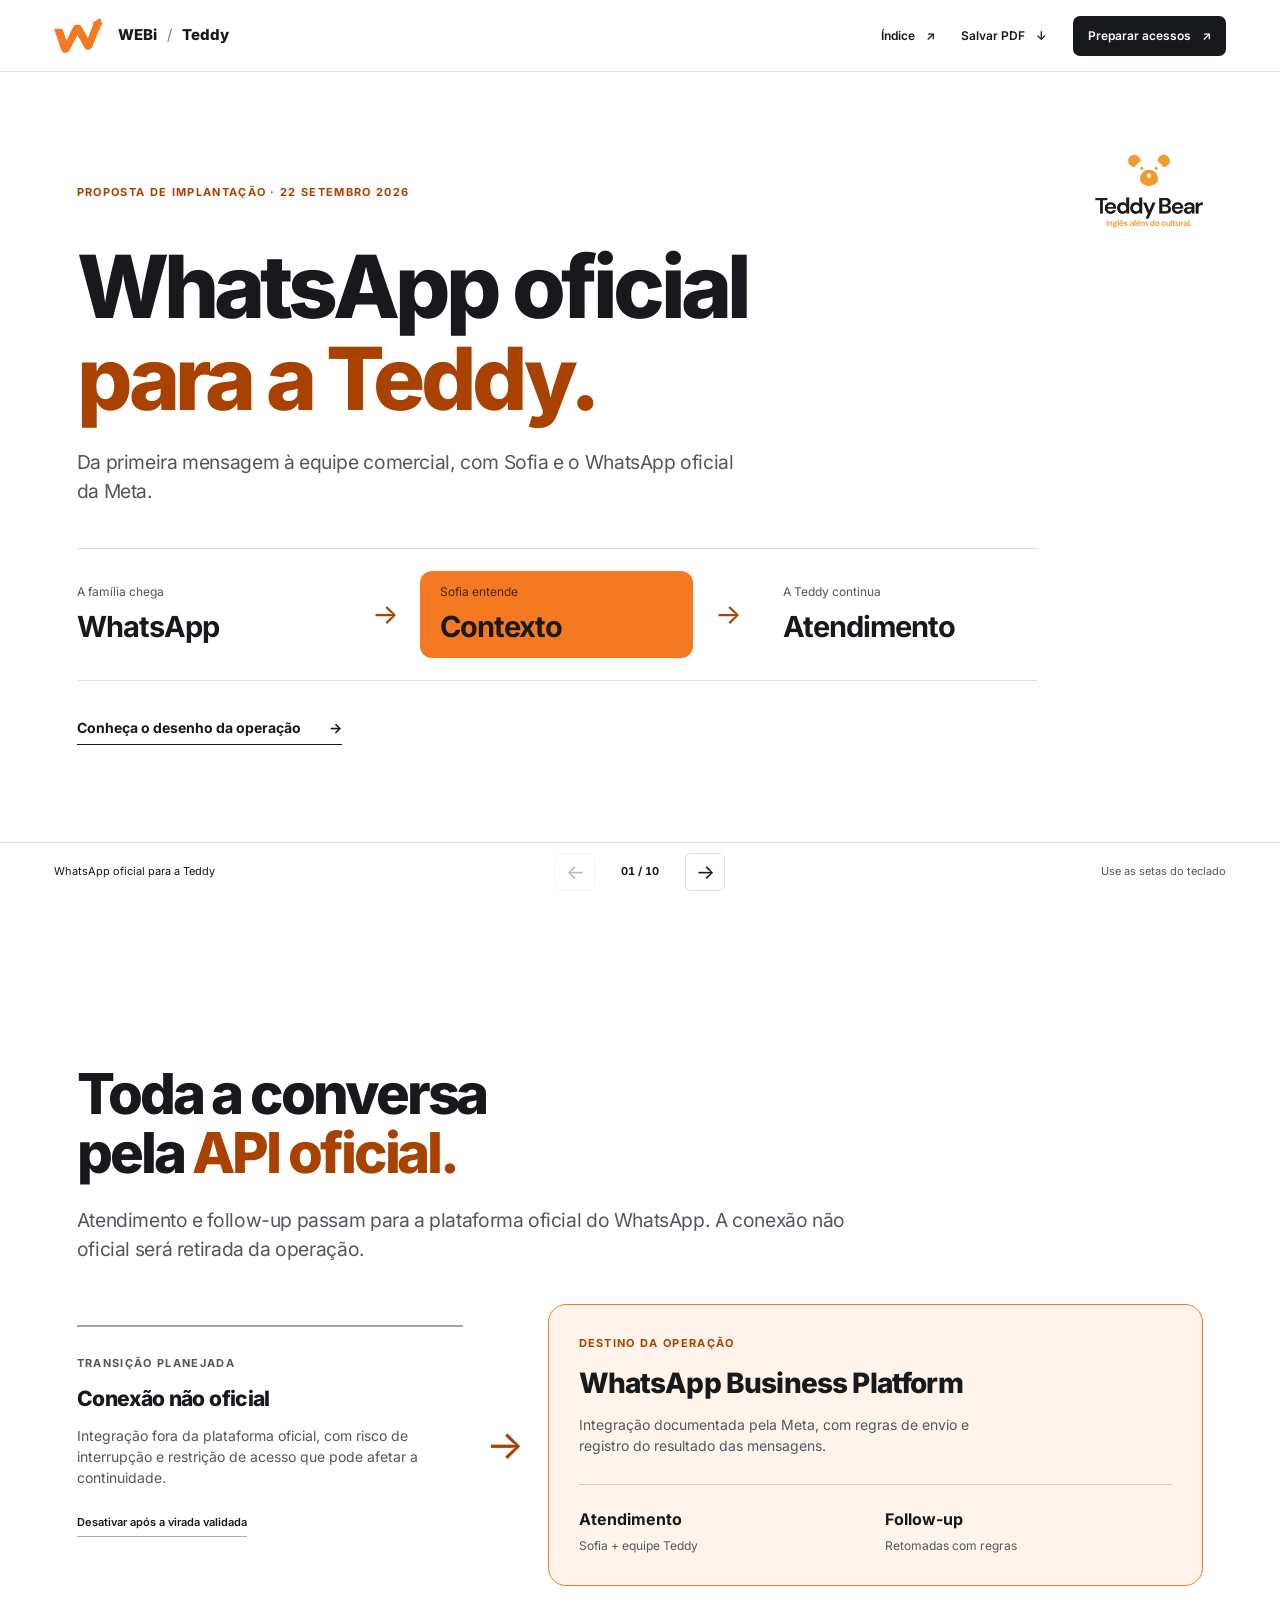
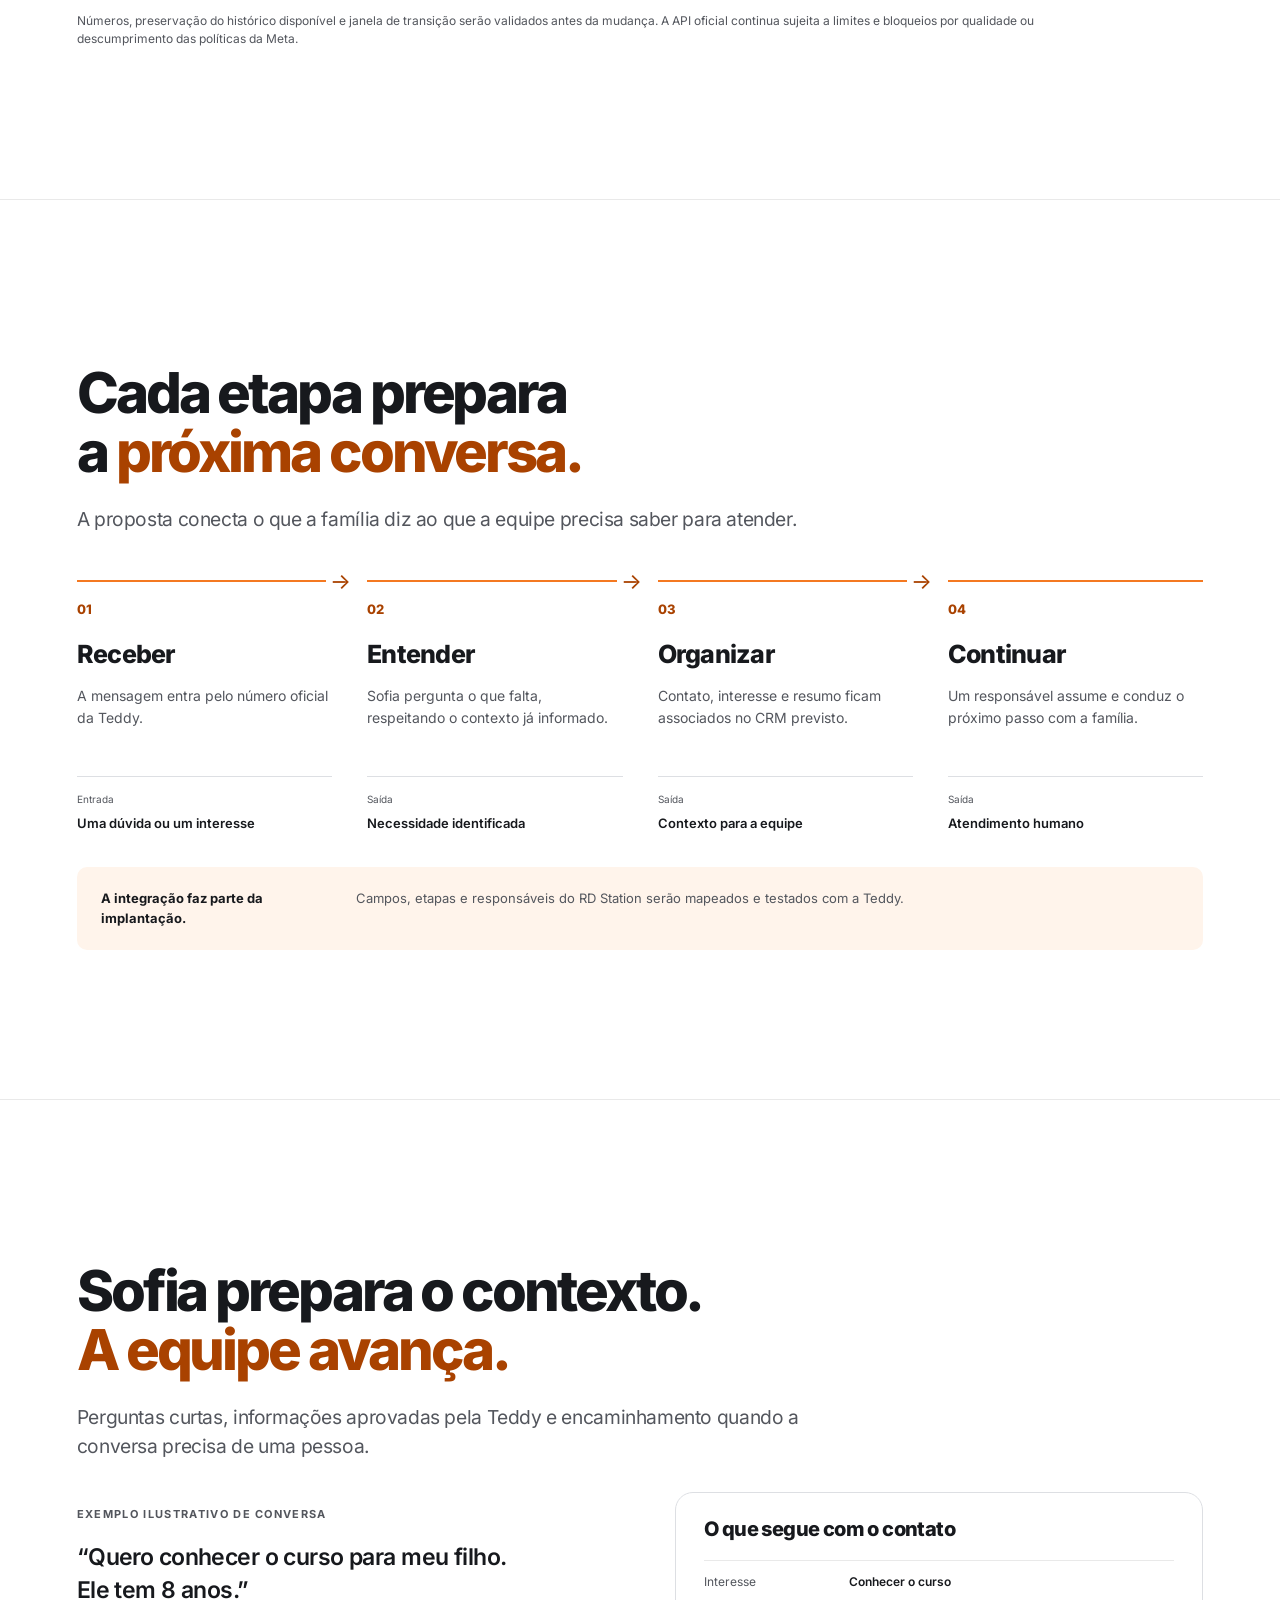
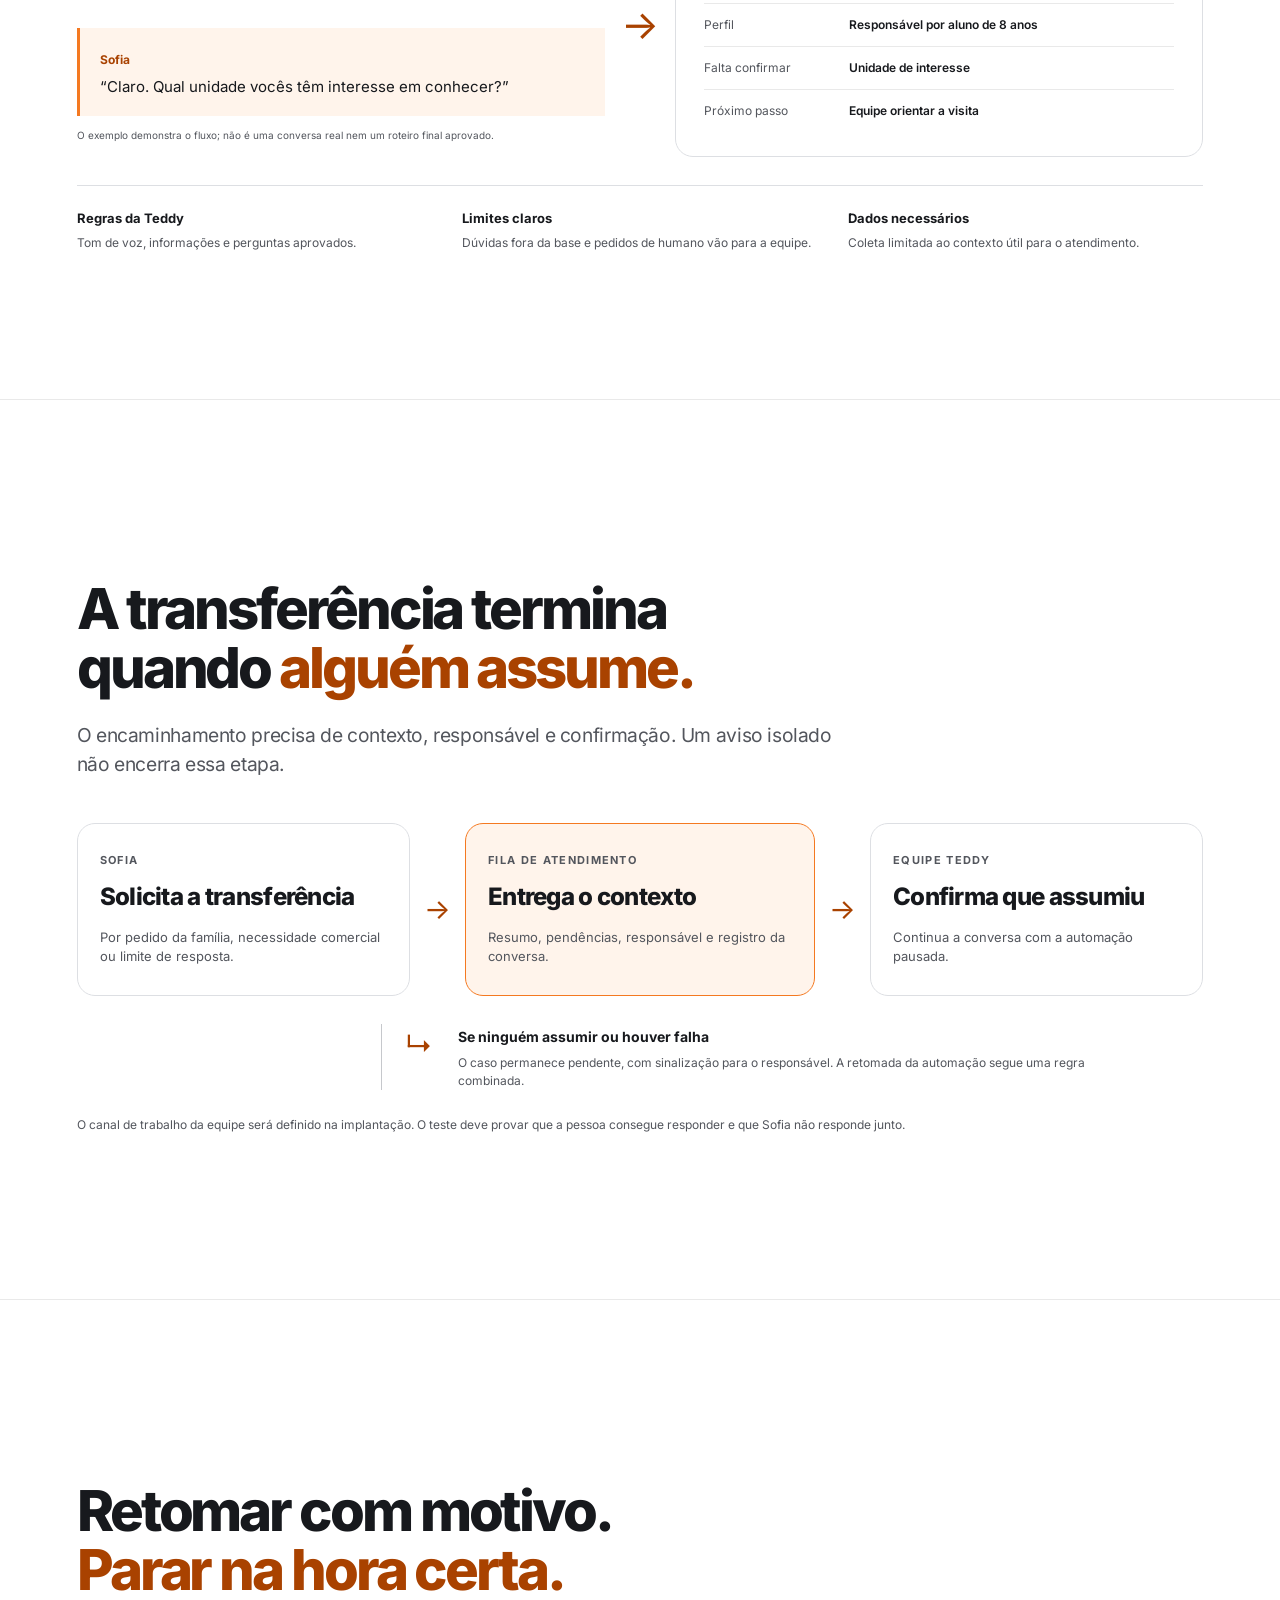
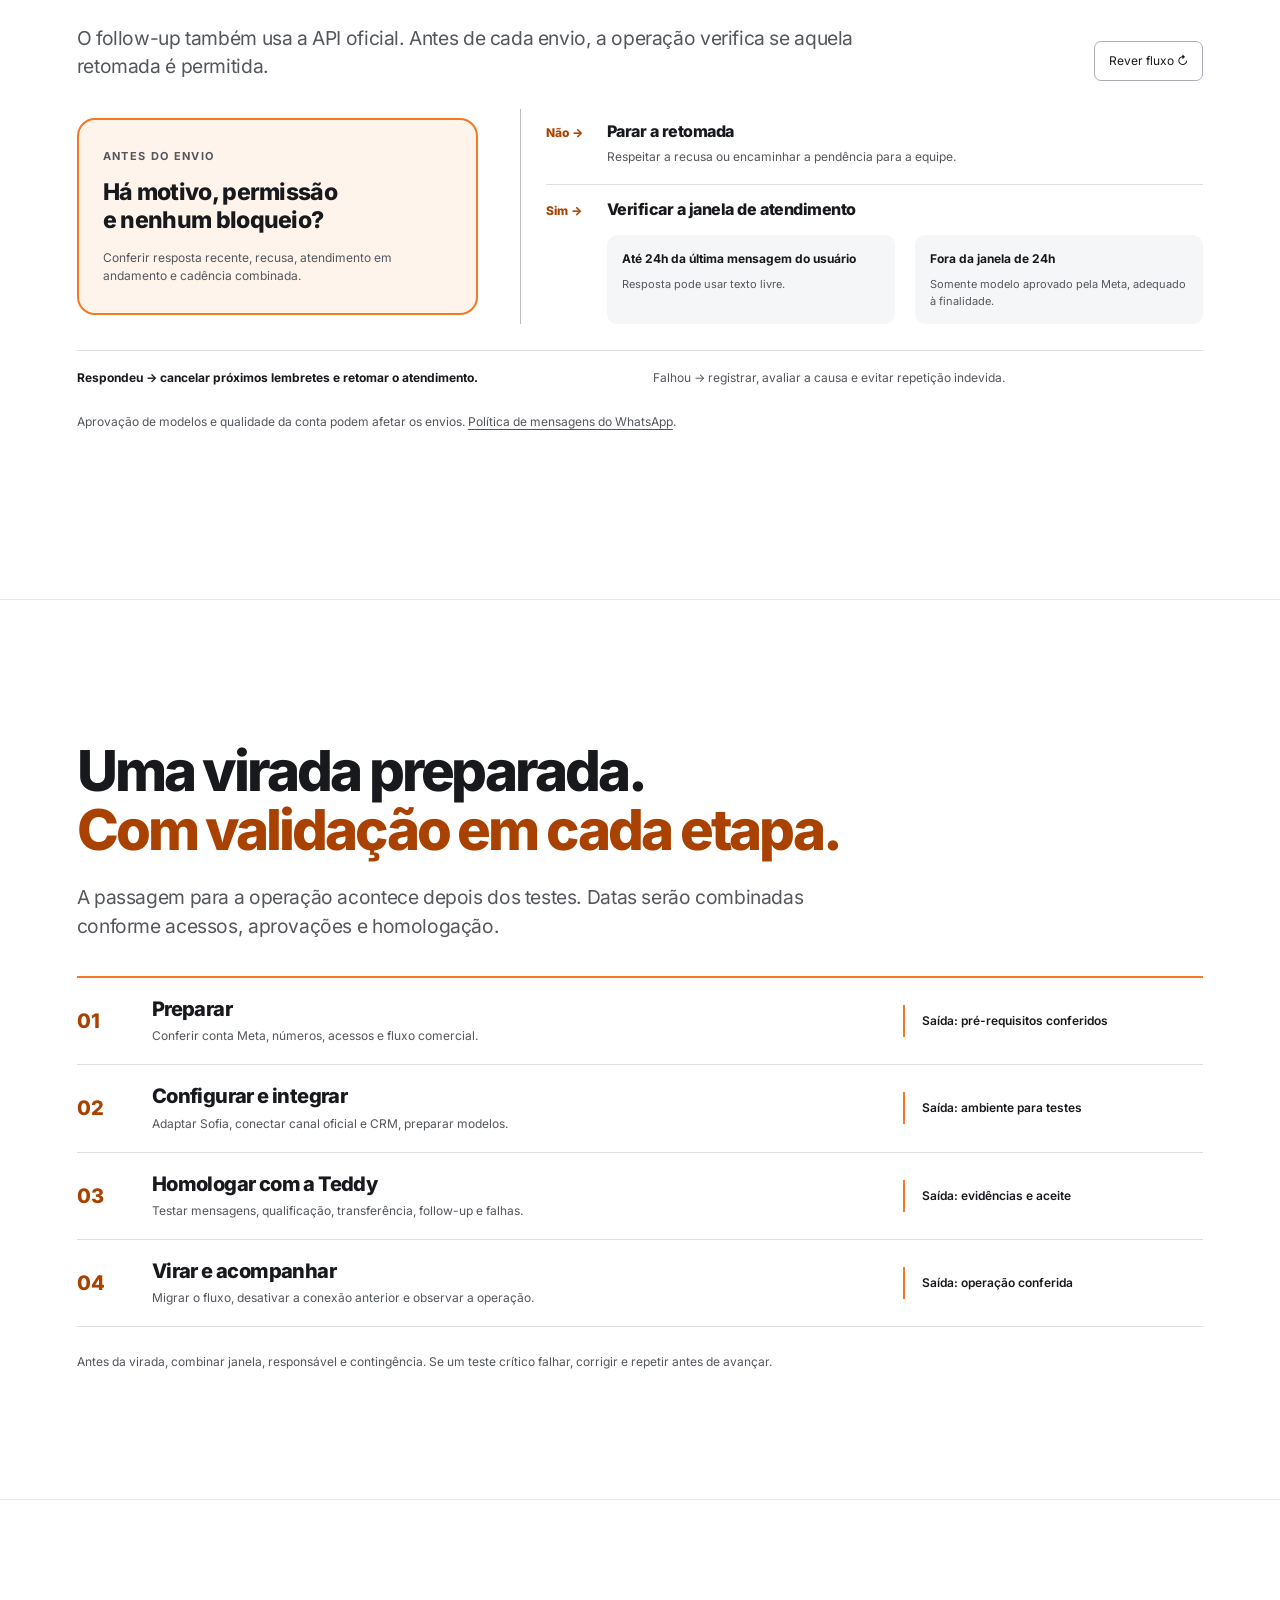
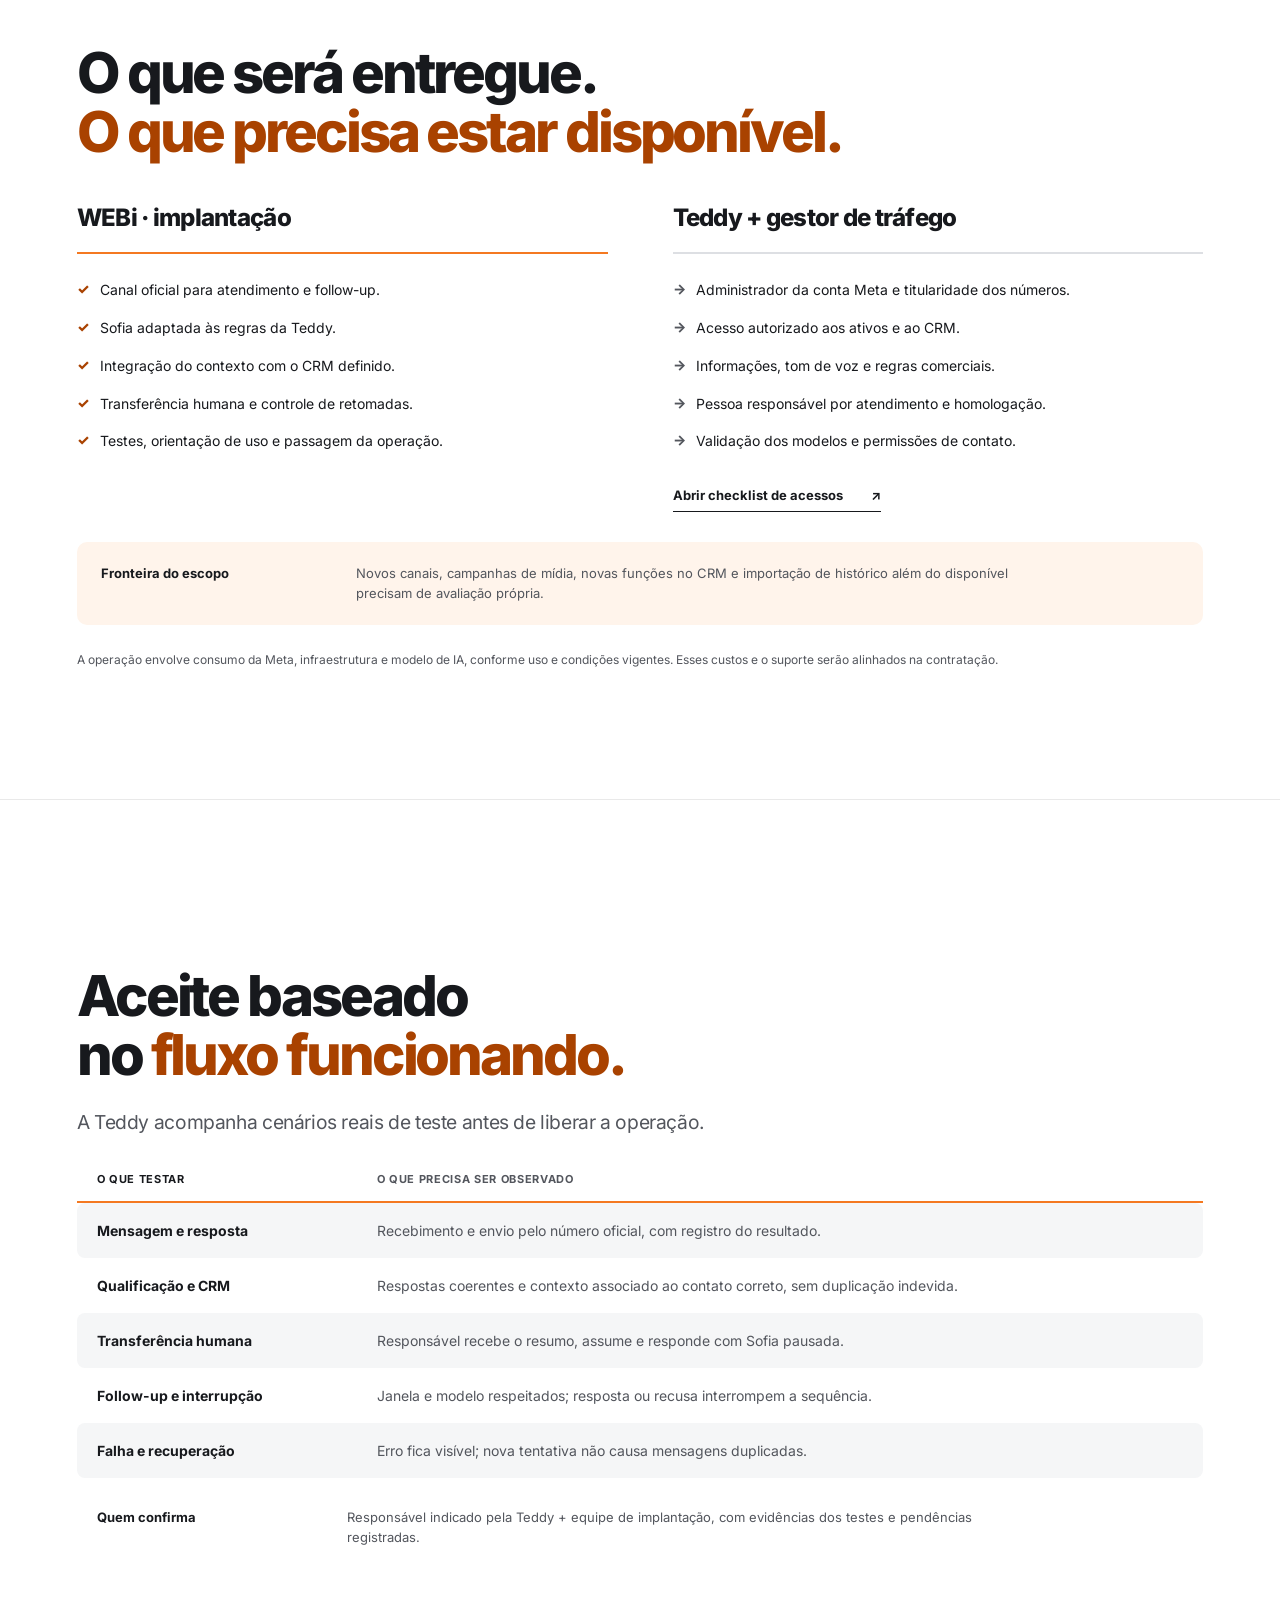
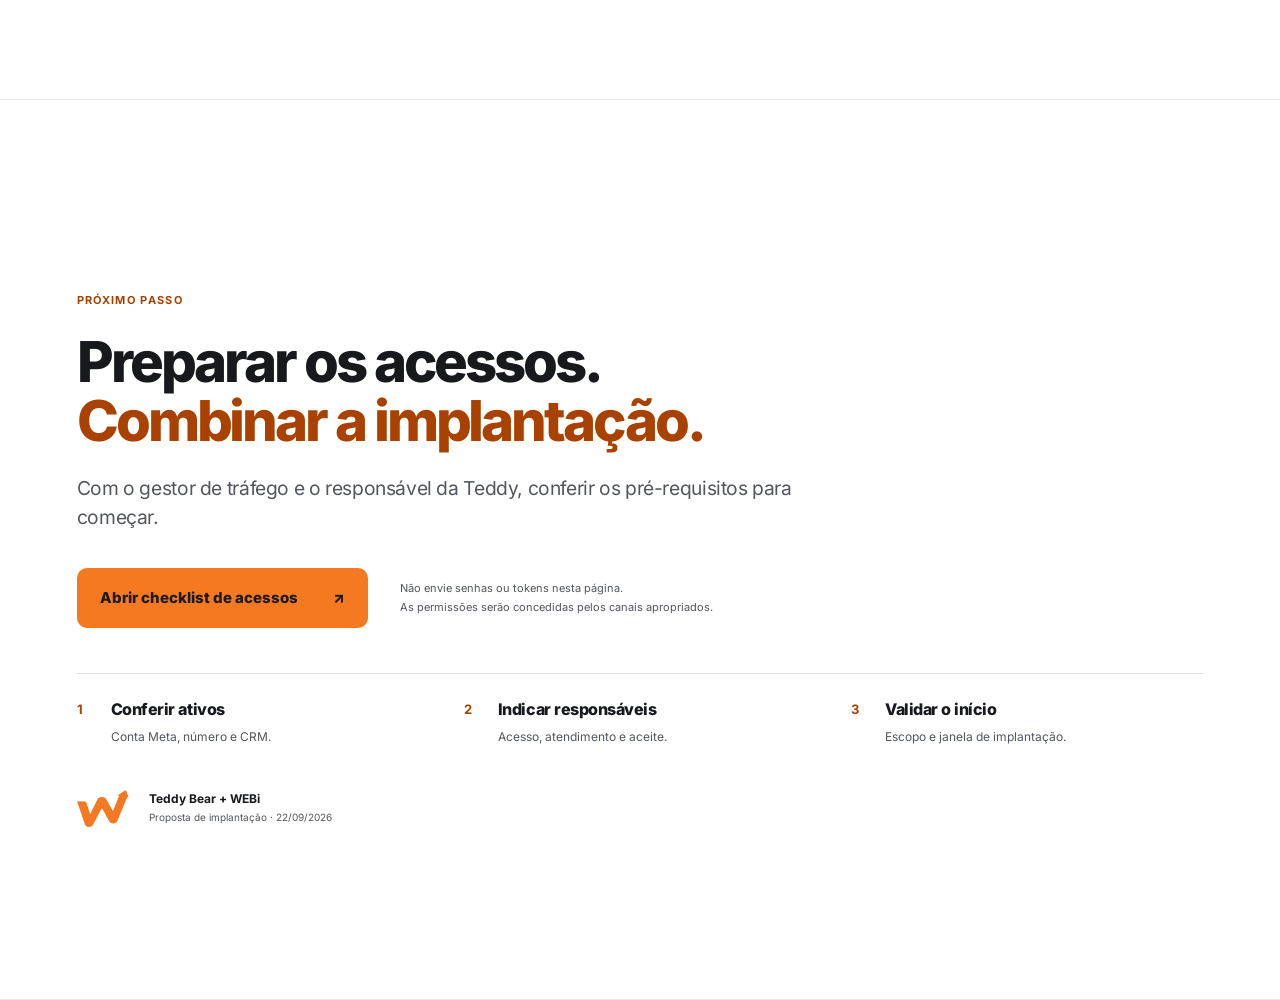
<file: index.html>
<!doctype html>
<html lang="pt-BR">
<head>
  <meta charset="utf-8">
  <meta name="viewport" content="width=device-width, initial-scale=1">
  <meta name="theme-color" content="#F47921">
  <meta name="description" content="Proposta WEBi para a Teddy: migração completa para o WhatsApp oficial da Meta, qualificação com Sofia e continuidade do atendimento pela equipe.">
  <meta property="og:title" content="Teddy + WEBi | WhatsApp oficial para a Teddy">
  <meta property="og:description" content="Atendimento, qualificação e acompanhamento no WhatsApp oficial. Conheça o desenho da operação e as etapas de implantação.">
  <title>Teddy + WEBi | WhatsApp oficial para a Teddy</title>
  <link rel="icon" href="assets/webi-logo.webp">
  <link rel="stylesheet" href="styles.css">
  <script src="deck.js" defer></script>
</head>
<body>
<a class="skip" href="#conteudo">Ir para a apresentação</a>
<header class="masthead">
  <a class="brand" href="#abertura" aria-label="WEBi, início da apresentação"><img src="assets/webi-logo.webp" width="91" height="64" alt="WEBi"><span>WEBi <span class="brand-separator">/</span> Teddy</span></a>
  <nav aria-label="Ações da apresentação"><button type="button" id="overview-open">Índice <span aria-hidden="true">↗</span></button><button type="button" id="print">Salvar PDF <span aria-hidden="true">↓</span></button><a class="nav-cta" href="checklist.html">Preparar acessos <span aria-hidden="true">↗</span></a></nav>
</header>
<main id="conteudo">
  <section class="slide cover" id="abertura" aria-labelledby="title-1" data-title="WhatsApp oficial para a Teddy">
    <div class="slide-inner">
      <div class="cover-top"><span class="eyebrow">Proposta de implantação · 22 setembro 2026</span><img class="teddy-mark" src="assets/teddy-logo.webp" alt="Teddy Bear" width="200" height="139"></div>
      <h1 id="title-1">WhatsApp oficial<br><em>para a Teddy.</em></h1>
      <p class="lede">Da primeira mensagem à equipe comercial, com Sofia e o WhatsApp oficial da Meta.</p>
      <div class="cover-flow" aria-label="Atendimento proposto: família entra em contato, Sofia prepara o contexto e equipe Teddy continua">
        <div><span class="flow-kicker">A família chega</span><strong>WhatsApp</strong></div><span class="connector" aria-hidden="true">→</span><div class="cover-focus"><span class="flow-kicker">Sofia entende</span><strong>Contexto</strong></div><span class="connector" aria-hidden="true">→</span><div><span class="flow-kicker">A Teddy continua</span><strong>Atendimento</strong></div>
      </div>
      <a class="text-link" href="#migracao">Conheça o desenho da operação <span aria-hidden="true">→</span></a>
    </div>
  </section>

  <section class="slide" id="migracao" aria-labelledby="title-2" data-title="Migração completa para a Meta">
    <div class="slide-inner">
      <h2 id="title-2">Toda a conversa<br>pela <em>API oficial.</em></h2>
      <p class="lede">Atendimento e follow-up passam para a plataforma oficial do WhatsApp. A conexão não oficial será retirada da operação.</p>
      <div class="migration-diagram" aria-label="Migração completa: canal anterior é desativado após validação; atendimento e follow-up usam a API oficial">
        <div class="legacy"><span class="small-label">Transição planejada</span><h3>Conexão não oficial</h3><p>Integração fora da plataforma oficial, com risco de interrupção e restrição de acesso que pode afetar a continuidade.</p><span class="end-label">Desativar após a virada validada</span></div>
        <div class="migration-arrow" aria-hidden="true">→</div>
        <div class="official"><span class="small-label">Destino da operação</span><h3>WhatsApp Business Platform</h3><p>Integração documentada pela Meta, com regras de envio e registro do resultado das mensagens.</p><div class="two-lanes"><div><strong>Atendimento</strong><span>Sofia + equipe Teddy</span></div><div><strong>Follow-up</strong><span>Retomadas com regras</span></div></div></div>
      </div>
      <p class="note">Números, preservação do histórico disponível e janela de transição serão validados antes da mudança. A API oficial continua sujeita a limites e bloqueios por qualidade ou descumprimento das políticas da Meta.</p>
    </div>
  </section>

  <section class="slide" id="jornada" aria-labelledby="title-3" data-title="O caminho de uma conversa">
    <div class="slide-inner">
      <h2 id="title-3">Cada etapa prepara<br>a <em>próxima conversa.</em></h2>
      <p class="lede">A proposta conecta o que a família diz ao que a equipe precisa saber para atender.</p>
      <ol class="journey" aria-label="Etapas do atendimento">
        <li><span class="step-no">01</span><h3>Receber</h3><p>A mensagem entra pelo número oficial da Teddy.</p><div class="output"><span>Entrada</span>Uma dúvida ou um interesse</div></li>
        <li><span class="step-no">02</span><h3>Entender</h3><p>Sofia pergunta o que falta, respeitando o contexto já informado.</p><div class="output"><span>Saída</span>Necessidade identificada</div></li>
        <li><span class="step-no">03</span><h3>Organizar</h3><p>Contato, interesse e resumo ficam associados no CRM previsto.</p><div class="output"><span>Saída</span>Contexto para a equipe</div></li>
        <li><span class="step-no">04</span><h3>Continuar</h3><p>Um responsável assume e conduz o próximo passo com a família.</p><div class="output"><span>Saída</span>Atendimento humano</div></li>
      </ol>
      <div class="annotation"><strong>A integração faz parte da implantação.</strong><p>Campos, etapas e responsáveis do RD Station serão mapeados e testados com a Teddy.</p></div>
    </div>
  </section>

  <section class="slide" id="sofia" aria-labelledby="title-4" data-title="Sofia qualifica e preserva o contexto">
    <div class="slide-inner">
      <h2 id="title-4">Sofia prepara o contexto.<br><em>A equipe avança.</em></h2>
      <p class="lede">Perguntas curtas, informações aprovadas pela Teddy e encaminhamento quando a conversa precisa de uma pessoa.</p>
      <div class="context-diagram">
        <div class="example-conversation"><span class="small-label">Exemplo ilustrativo de conversa</span><blockquote>“Quero conhecer o curso para meu filho. Ele tem 8 anos.”</blockquote><div class="reply"><strong>Sofia</strong><p>“Claro. Qual unidade vocês têm interesse em conhecer?”</p></div><p class="caption">O exemplo demonstra o fluxo; não é uma conversa real nem um roteiro final aprovado.</p></div>
        <div class="context-arrow" aria-hidden="true">→</div>
        <div class="context-summary"><h3>O que segue com o contato</h3><dl><div><dt>Interesse</dt><dd>Conhecer o curso</dd></div><div><dt>Perfil</dt><dd>Responsável por aluno de 8 anos</dd></div><div><dt>Falta confirmar</dt><dd>Unidade de interesse</dd></div><div><dt>Próximo passo</dt><dd>Equipe orientar a visita</dd></div></dl></div>
      </div>
      <div class="principles"><p><strong>Regras da Teddy</strong><span>Tom de voz, informações e perguntas aprovados.</span></p><p><strong>Limites claros</strong><span>Dúvidas fora da base e pedidos de humano vão para a equipe.</span></p><p><strong>Dados necessários</strong><span>Coleta limitada ao contexto útil para o atendimento.</span></p></div>
    </div>
  </section>

  <section class="slide" id="equipe" aria-labelledby="title-5" data-title="Transferência para a equipe">
    <div class="slide-inner">
      <h2 id="title-5">A transferência termina<br>quando <em>alguém assume.</em></h2>
      <p class="lede">O encaminhamento precisa de contexto, responsável e confirmação. Um aviso isolado não encerra essa etapa.</p>
      <div class="handoff-track" aria-label="Estados da transferência humana">
        <div class="handoff-state"><span class="small-label">Sofia</span><h3>Solicita a transferência</h3><p>Por pedido da família, necessidade comercial ou limite de resposta.</p></div>
        <span class="connector" aria-hidden="true">→</span>
        <div class="handoff-state highlight"><span class="small-label">Fila de atendimento</span><h3>Entrega o contexto</h3><p>Resumo, pendências, responsável e registro da conversa.</p></div>
        <span class="connector" aria-hidden="true">→</span>
        <div class="handoff-state"><span class="small-label">Equipe Teddy</span><h3>Confirma que assumiu</h3><p>Continua a conversa com a automação pausada.</p></div>
      </div>
      <div class="exception"><span aria-hidden="true">↳</span><div><strong>Se ninguém assumir ou houver falha</strong><p>O caso permanece pendente, com sinalização para o responsável. A retomada da automação segue uma regra combinada.</p></div></div>
      <p class="note">O canal de trabalho da equipe será definido na implantação. O teste deve provar que a pessoa consegue responder e que Sofia não responde junto.</p>
    </div>
  </section>

  <section class="slide" id="follow-up" aria-labelledby="title-6" data-title="Follow-up oficial com critérios">
    <div class="slide-inner">
      <div class="heading-with-action"><div><h2 id="title-6">Retomar com motivo.<br><em>Parar na hora certa.</em></h2><p class="lede">O follow-up também usa a API oficial. Antes de cada envio, a operação verifica se aquela retomada é permitida.</p></div><button class="replay" id="replay" type="button">Rever fluxo <span aria-hidden="true">↻</span></button></div>
      <div class="follow-diagram" id="follow-diagram" aria-label="Decisão do follow-up">
        <div class="follow-entry"><span class="small-label">Antes do envio</span><h3>Há motivo, permissão<br>e nenhum bloqueio?</h3><p>Conferir resposta recente, recusa, atendimento em andamento e cadência combinada.</p></div>
        <div class="follow-branches">
          <div class="branch no"><span class="branch-label">Não →</span><div><h3>Parar a retomada</h3><p>Respeitar a recusa ou encaminhar a pendência para a equipe.</p></div></div>
          <div class="branch yes"><span class="branch-label">Sim →</span><div><h3>Verificar a janela de atendimento</h3><div class="window-options"><p><strong>Até 24h da última mensagem do usuário</strong><span>Resposta pode usar texto livre.</span></p><p><strong>Fora da janela de 24h</strong><span>Somente modelo aprovado pela Meta, adequado à finalidade.</span></p></div></div></div>
        </div>
      </div>
      <div class="follow-result"><strong>Respondeu → cancelar próximos lembretes e retomar o atendimento.</strong><span>Falhou → registrar, avaliar a causa e evitar repetição indevida.</span></div>
      <p class="source-note">Aprovação de modelos e qualidade da conta podem afetar os envios. <a href="https://business.whatsapp.com/policy" target="_blank" rel="noopener noreferrer">Política de mensagens do WhatsApp</a>.</p>
    </div>
  </section>

  <section class="slide" id="implantacao" aria-labelledby="title-7" data-title="Implantação por etapas">
    <div class="slide-inner">
      <h2 id="title-7">Uma virada preparada.<br><em>Com validação em cada etapa.</em></h2>
      <p class="lede">A passagem para a operação acontece depois dos testes. Datas serão combinadas conforme acessos, aprovações e homologação.</p>
      <ol class="roadmap">
        <li><span class="step-no">01</span><div><h3>Preparar</h3><p>Conferir conta Meta, números, acessos e fluxo comercial.</p></div><span class="gate">Saída: pré-requisitos conferidos</span></li>
        <li><span class="step-no">02</span><div><h3>Configurar e integrar</h3><p>Adaptar Sofia, conectar canal oficial e CRM, preparar modelos.</p></div><span class="gate">Saída: ambiente para testes</span></li>
        <li><span class="step-no">03</span><div><h3>Homologar com a Teddy</h3><p>Testar mensagens, qualificação, transferência, follow-up e falhas.</p></div><span class="gate">Saída: evidências e aceite</span></li>
        <li><span class="step-no">04</span><div><h3>Virar e acompanhar</h3><p>Migrar o fluxo, desativar a conexão anterior e observar a operação.</p></div><span class="gate">Saída: operação conferida</span></li>
      </ol>
      <p class="note">Antes da virada, combinar janela, responsável e contingência. Se um teste crítico falhar, corrigir e repetir antes de avançar.</p>
    </div>
  </section>

  <section class="slide" id="responsabilidades" aria-labelledby="title-8" data-title="Entregas e responsabilidades">
    <div class="slide-inner">
      <h2 id="title-8">O que será entregue.<br><em>O que precisa estar disponível.</em></h2>
      <div class="responsibility-grid">
        <div class="deliverables"><h3>WEBi · implantação</h3><ul><li>Canal oficial para atendimento e follow-up.</li><li>Sofia adaptada às regras da Teddy.</li><li>Integração do contexto com o CRM definido.</li><li>Transferência humana e controle de retomadas.</li><li>Testes, orientação de uso e passagem da operação.</li></ul></div>
        <div class="client-input"><h3>Teddy + gestor de tráfego</h3><ul><li>Administrador da conta Meta e titularidade dos números.</li><li>Acesso autorizado aos ativos e ao CRM.</li><li>Informações, tom de voz e regras comerciais.</li><li>Pessoa responsável por atendimento e homologação.</li><li>Validação dos modelos e permissões de contato.</li></ul><a class="text-link" href="checklist.html">Abrir checklist de acessos <span aria-hidden="true">↗</span></a></div>
      </div>
      <div class="annotation"><strong>Fronteira do escopo</strong><p>Novos canais, campanhas de mídia, novas funções no CRM e importação de histórico além do disponível precisam de avaliação própria.</p></div>
      <p class="note">A operação envolve consumo da Meta, infraestrutura e modelo de IA, conforme uso e condições vigentes. Esses custos e o suporte serão alinhados na contratação.</p>
    </div>
  </section>

  <section class="slide" id="aceite" aria-labelledby="title-9" data-title="Como a entrega será aceita">
    <div class="slide-inner">
      <h2 id="title-9">Aceite baseado<br>no <em>fluxo funcionando.</em></h2>
      <p class="lede">A Teddy acompanha cenários reais de teste antes de liberar a operação.</p>
      <div class="acceptance-table" role="table" aria-label="Critérios de aceite da implantação">
        <div class="table-row table-header" role="row"><span role="columnheader">O que testar</span><span role="columnheader">O que precisa ser observado</span></div>
        <div class="table-row" role="row"><strong role="cell">Mensagem e resposta</strong><span role="cell">Recebimento e envio pelo número oficial, com registro do resultado.</span></div>
        <div class="table-row" role="row"><strong role="cell">Qualificação e CRM</strong><span role="cell">Respostas coerentes e contexto associado ao contato correto, sem duplicação indevida.</span></div>
        <div class="table-row" role="row"><strong role="cell">Transferência humana</strong><span role="cell">Responsável recebe o resumo, assume e responde com Sofia pausada.</span></div>
        <div class="table-row" role="row"><strong role="cell">Follow-up e interrupção</strong><span role="cell">Janela e modelo respeitados; resposta ou recusa interrompem a sequência.</span></div>
        <div class="table-row" role="row"><strong role="cell">Falha e recuperação</strong><span role="cell">Erro fica visível; nova tentativa não causa mensagens duplicadas.</span></div>
      </div>
      <div class="signoff"><strong>Quem confirma</strong><p>Responsável indicado pela Teddy + equipe de implantação, com evidências dos testes e pendências registradas.</p></div>
    </div>
  </section>

  <section class="slide closing" id="proximo-passo" aria-labelledby="title-10" data-title="Preparar o início da implantação">
    <div class="slide-inner">
      <span class="eyebrow">Próximo passo</span>
      <h2 id="title-10">Preparar os acessos.<br><em>Combinar a implantação.</em></h2>
      <p class="lede">Com o gestor de tráfego e o responsável da Teddy, conferir os pré-requisitos para começar.</p>
      <div class="closing-actions"><a class="button-primary" href="checklist.html">Abrir checklist de acessos <span aria-hidden="true">↗</span></a><p>Não envie senhas ou tokens nesta página.<br>As permissões serão concedidas pelos canais apropriados.</p></div>
      <div class="next-three"><div><span>1</span><h3>Conferir ativos</h3><p>Conta Meta, número e CRM.</p></div><div><span>2</span><h3>Indicar responsáveis</h3><p>Acesso, atendimento e aceite.</p></div><div><span>3</span><h3>Validar o início</h3><p>Escopo e janela de implantação.</p></div></div>
      <div class="closing-brand"><img src="assets/webi-logo.webp" width="91" height="64" alt="WEBi"><p>Teddy Bear + WEBi<br><span>Proposta de implantação · 22/09/2026</span></p></div>
    </div>
  </section>
</main>
<footer class="deck-controls" aria-label="Navegação entre telas"><span id="section-name">WhatsApp oficial para a Teddy</span><div><button id="previous" type="button" aria-label="Tela anterior">←</button><span id="counter" aria-live="polite" aria-atomic="true">01 / 10</span><button id="next" type="button" aria-label="Próxima tela">→</button></div><span class="keyboard-hint">Use as setas do teclado</span></footer>
<dialog id="overview" aria-labelledby="overview-title"><div class="dialog-head"><h2 id="overview-title">A apresentação</h2><button id="overview-close" type="button" aria-label="Fechar índice">×</button></div><nav aria-label="Índice das telas" id="overview-links"></nav></dialog>
</body>
</html>
</file>
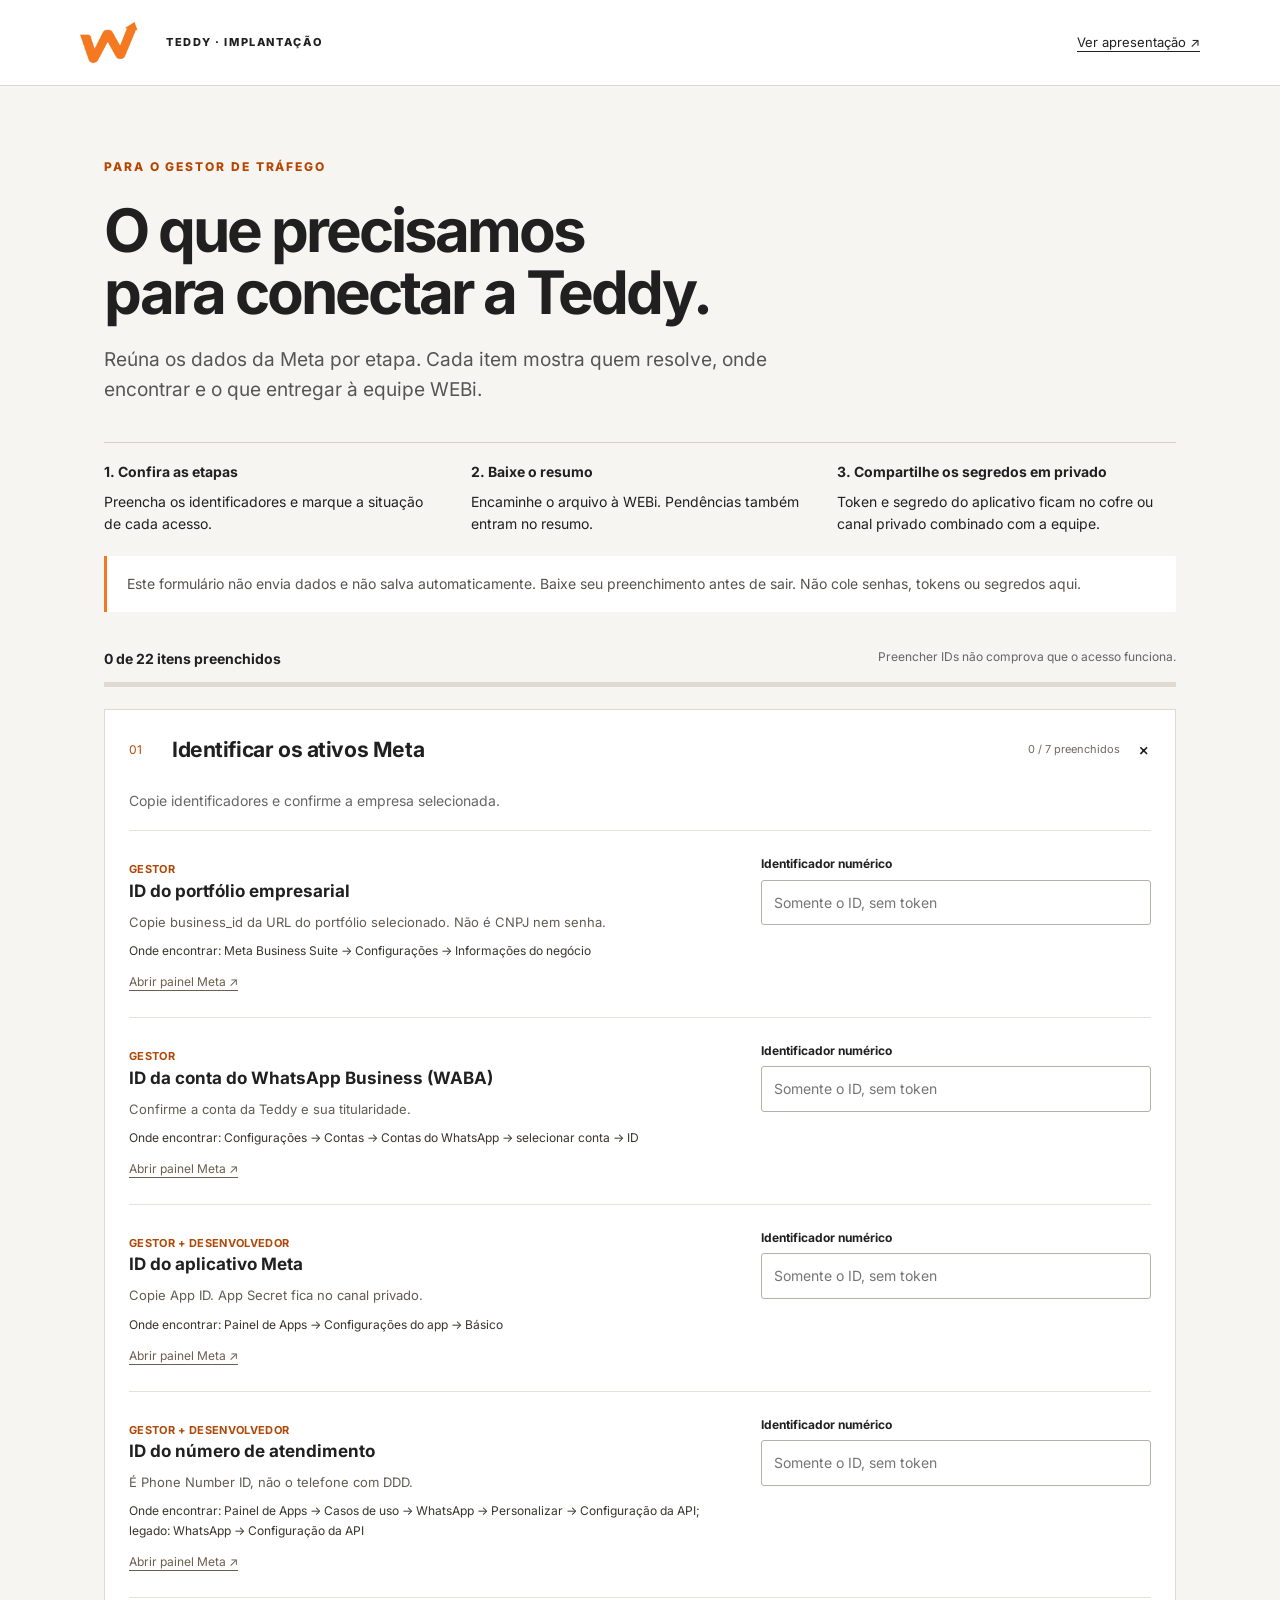
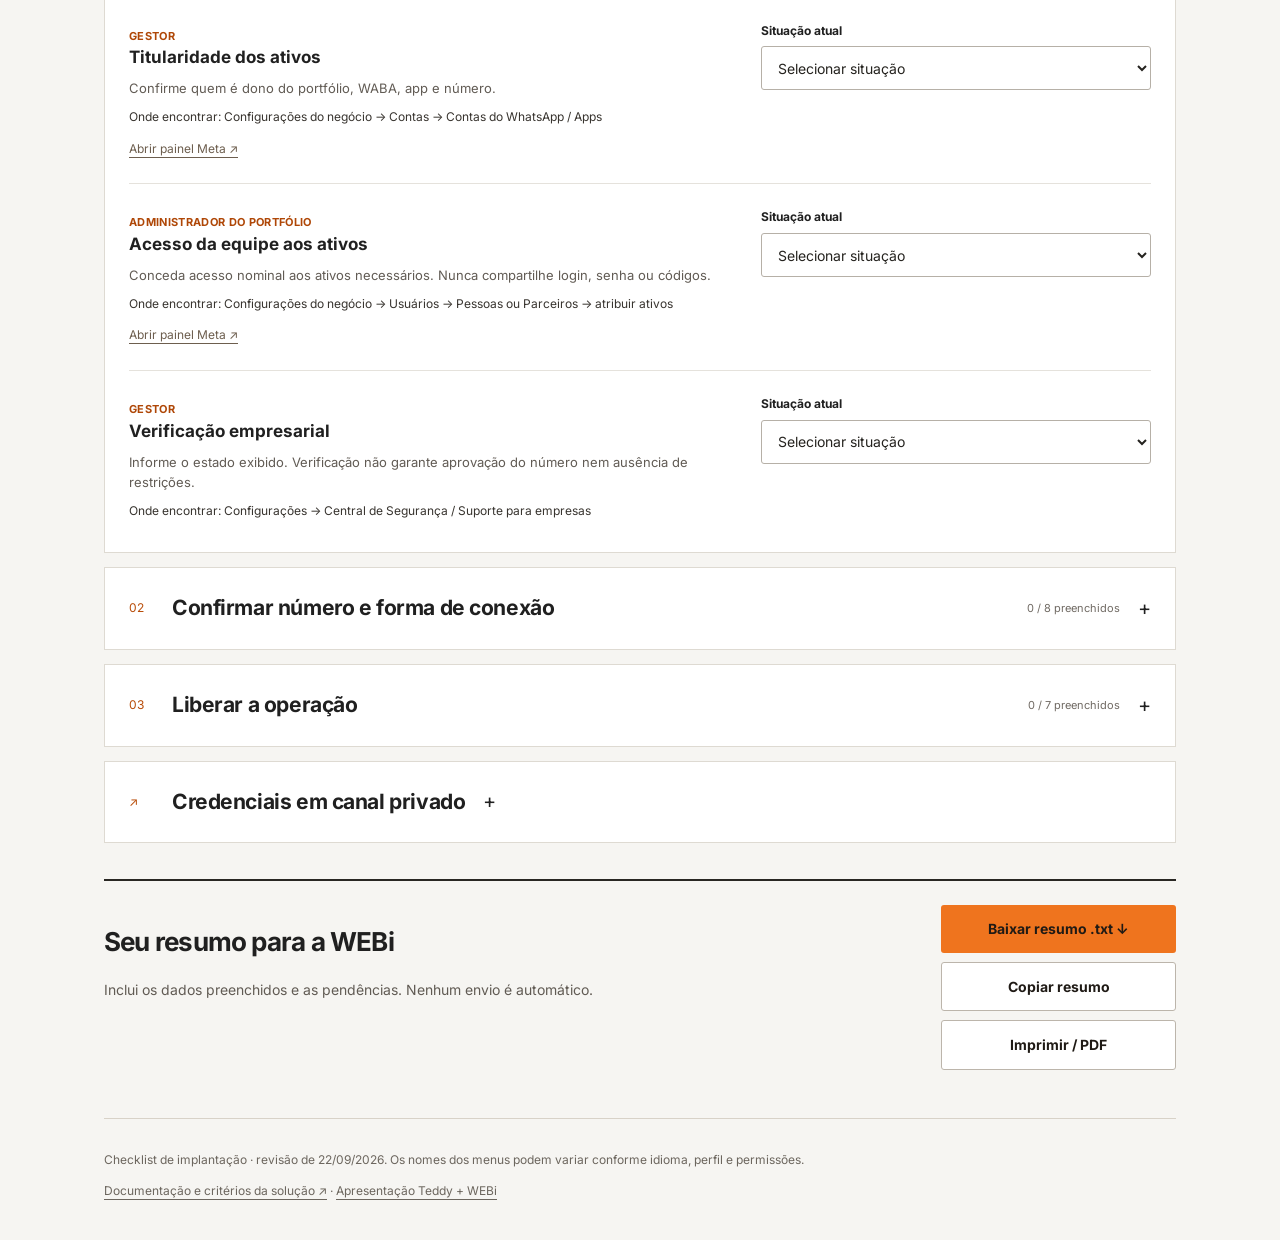
<file: checklist.html>
<!doctype html>
<html lang="pt-BR"><head><meta charset="utf-8"><meta name="viewport" content="width=device-width,initial-scale=1"><meta name="robots" content="noindex,nofollow"><title>Acessos Meta · Teddy + WEBi</title><link rel="stylesheet" href="checklist.css"><script src="checklist.js" defer></script></head>
<body><header class="top"><a href="index.html" aria-label="Voltar à apresentação"><img src="assets/webi-logo.webp" alt="WEBi" width="58" height="42"></a><span>TEDDY · IMPLANTAÇÃO</span><a href="index.html">Ver apresentação ↗</a></header>
<main><section class="intro"><p class="eyebrow">PARA O GESTOR DE TRÁFEGO</p><h1>O que precisamos<br>para conectar a Teddy.</h1><p class="lead">Reúna os dados da Meta por etapa. Cada item mostra quem resolve, onde encontrar e o que entregar à equipe WEBi.</p><div class="how"><p><b>1. Confira as etapas</b><br>Preencha os identificadores e marque a situação de cada acesso.</p><p><b>2. Baixe o resumo</b><br>Encaminhe o arquivo à WEBi. Pendências também entram no resumo.</p><p><b>3. Compartilhe os segredos em privado</b><br>Token e segredo do aplicativo ficam no cofre ou canal privado combinado com a equipe.</p></div><p class="privacy">Este formulário não envia dados e não salva automaticamente. Baixe seu preenchimento antes de sair. Não cole senhas, tokens ou segredos aqui.</p></section>
<section class="progress-box" aria-label="Progresso do checklist"><div><strong id="progress-text">Carregando checklist…</strong><span id="progress-detail"></span></div><progress id="progress" max="100" value="0"></progress></section>
<noscript>Ative o JavaScript para preencher este checklist. Você também pode solicitar a versão em documento à WEBi.</noscript><form id="checklist" autocomplete="off"><p id="loading" role="status">Carregando as etapas e as instruções…</p></form>
<section class="finish"><div><h2>Seu resumo para a WEBi</h2><p>Inclui os dados preenchidos e as pendências. Nenhum envio é automático.</p><p id="action-status" role="status" aria-live="polite"></p></div><div class="actions"><button type="button" id="download" disabled>Baixar resumo .txt ↓</button><button type="button" id="copy" class="secondary" disabled>Copiar resumo</button><button type="button" id="print" class="secondary">Imprimir / PDF</button></div></section>
<footer><p>Checklist de implantação · revisão de 22/09/2026. Os nomes dos menus podem variar conforme idioma, perfil e permissões.</p><p><a href="fontes.html">Documentação e critérios da solução ↗</a> · <a href="index.html">Apresentação Teddy + WEBi</a></p></footer></main></body></html>
</file>
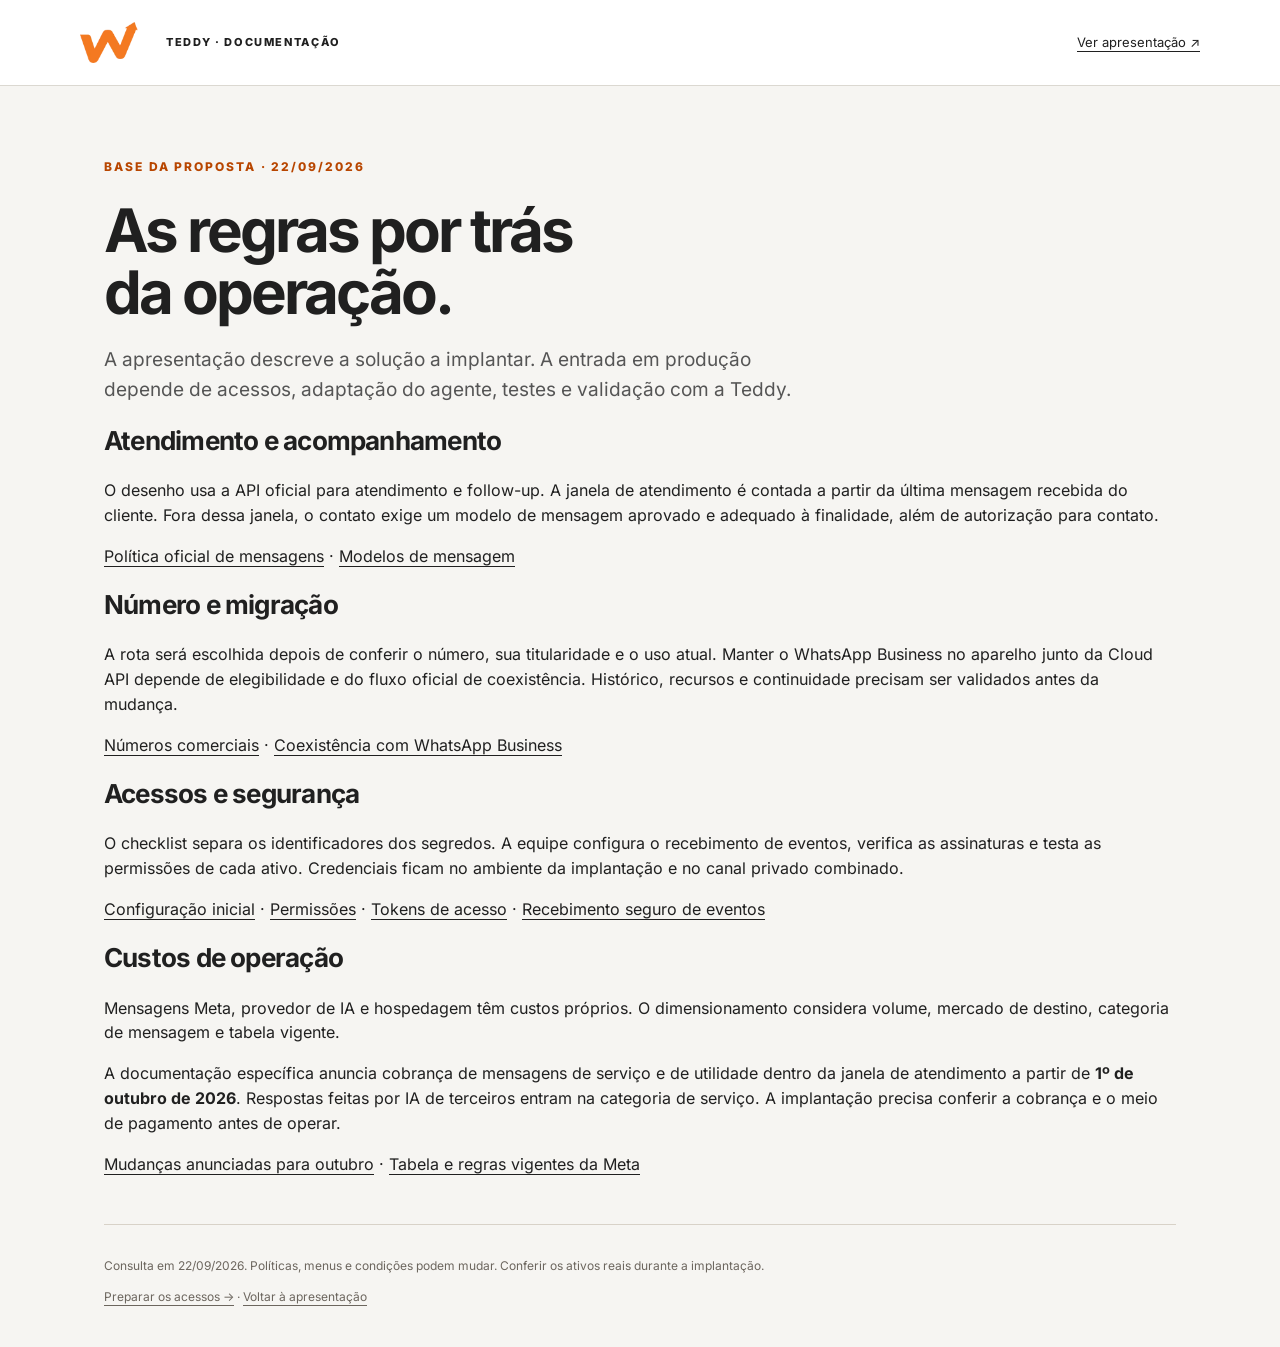
<file: fontes.html>
<!doctype html><html lang="pt-BR"><head><meta charset="utf-8"><meta name="viewport" content="width=device-width,initial-scale=1"><meta name="robots" content="noindex,nofollow"><title>Documentação · Teddy + WEBi</title><link rel="stylesheet" href="checklist.css"></head><body><header class="top"><a href="index.html"><img src="assets/webi-logo.webp" width="58" height="42" alt="WEBi"></a><span>TEDDY · DOCUMENTAÇÃO</span><a href="index.html">Ver apresentação ↗</a></header><main><p class="eyebrow">BASE DA PROPOSTA · 22/09/2026</p><h1>As regras por trás<br>da operação.</h1><p class="lead">A apresentação descreve a solução a implantar. A entrada em produção depende de acessos, adaptação do agente, testes e validação com a Teddy.</p><section><h2>Atendimento e acompanhamento</h2><p>O desenho usa a API oficial para atendimento e follow-up. A janela de atendimento é contada a partir da última mensagem recebida do cliente. Fora dessa janela, o contato exige um modelo de mensagem aprovado e adequado à finalidade, além de autorização para contato.</p><p><a href="https://business.whatsapp.com/policy">Política oficial de mensagens</a> · <a href="https://developers.facebook.com/documentation/business-messaging/whatsapp/templates/overview">Modelos de mensagem</a></p></section><section><h2>Número e migração</h2><p>A rota será escolhida depois de conferir o número, sua titularidade e o uso atual. Manter o WhatsApp Business no aparelho junto da Cloud API depende de elegibilidade e do fluxo oficial de coexistência. Histórico, recursos e continuidade precisam ser validados antes da mudança.</p><p><a href="https://developers.facebook.com/documentation/business-messaging/whatsapp/business-phone-numbers/phone-numbers">Números comerciais</a> · <a href="https://developers.facebook.com/documentation/business-messaging/whatsapp/embedded-signup/onboarding-business-app-users">Coexistência com WhatsApp Business</a></p></section><section><h2>Acessos e segurança</h2><p>O checklist separa os identificadores dos segredos. A equipe configura o recebimento de eventos, verifica as assinaturas e testa as permissões de cada ativo. Credenciais ficam no ambiente da implantação e no canal privado combinado.</p><p><a href="https://developers.facebook.com/documentation/business-messaging/whatsapp/get-started">Configuração inicial</a> · <a href="https://developers.facebook.com/documentation/business-messaging/whatsapp/permissions">Permissões</a> · <a href="https://developers.facebook.com/documentation/business-messaging/whatsapp/access-tokens">Tokens de acesso</a> · <a href="https://developers.facebook.com/documentation/business-messaging/whatsapp/webhooks/create-webhook-endpoint">Recebimento seguro de eventos</a></p></section><section><h2>Custos de operação</h2><p>Mensagens Meta, provedor de IA e hospedagem têm custos próprios. O dimensionamento considera volume, mercado de destino, categoria de mensagem e tabela vigente.</p><p>A documentação específica anuncia cobrança de mensagens de serviço e de utilidade dentro da janela de atendimento a partir de <strong>1º de outubro de 2026</strong>. Respostas feitas por IA de terceiros entram na categoria de serviço. A implantação precisa conferir a cobrança e o meio de pagamento antes de operar.</p><p><a href="https://developers.facebook.com/documentation/business-messaging/whatsapp/pricing/non-template-messages">Mudanças anunciadas para outubro</a> · <a href="https://developers.facebook.com/documentation/business-messaging/whatsapp/pricing">Tabela e regras vigentes da Meta</a></p></section><footer><p>Consulta em 22/09/2026. Políticas, menus e condições podem mudar. Conferir os ativos reais durante a implantação.</p><p><a href="checklist.html">Preparar os acessos →</a> · <a href="index.html">Voltar à apresentação</a></p></footer></main></body></html>
</file>
<file: styles.css>
/* Identidade WEBi, conferida no site da agência e no modelo Lira. */
@font-face{font-family:Inter;src:url('assets/inter-0.ttf') format('truetype');font-weight:400;font-display:swap}
@font-face{font-family:Inter;src:url('assets/inter-1.ttf') format('truetype');font-weight:500;font-display:swap}
@font-face{font-family:Inter;src:url('assets/inter-2.ttf') format('truetype');font-weight:600;font-display:swap}
@font-face{font-family:Inter;src:url('assets/inter-3.ttf') format('truetype');font-weight:700;font-display:swap}
@font-face{font-family:Inter;src:url('assets/inter-4.ttf') format('truetype');font-weight:800;font-display:swap}
@font-face{font-family:Inter;src:url('assets/inter-5.ttf') format('truetype');font-weight:900;font-display:swap}
:root{--orange:#f47921;--orange-text:#a94200;--ink:#17191d;--muted:#53565d;--paper:#fff;--soft:#fff4eb;--line:#dddfe3;--navy:#203a81;--radius:18px;--ease:cubic-bezier(.16,1,.3,1)}
*{box-sizing:border-box}html{scroll-behavior:smooth;scroll-padding-top:70px}body{margin:0;background:var(--paper);color:var(--ink);font:16px/1.5 Inter,Arial,sans-serif}button,a{-webkit-tap-highlight-color:transparent}button{font:inherit;cursor:pointer}button,a{touch-action:manipulation}a{color:inherit}button{color:var(--ink)}a:focus-visible,button:focus-visible{outline:3px solid var(--navy);outline-offset:5px}button:disabled{opacity:.3;cursor:default}h1,h2,h3,p{margin:0}h1,h2{letter-spacing:-.055em;line-height:1.05;font-weight:800;text-wrap:balance}h1{font-size:clamp(58px,6.8vw,100px)}h2{font-size:clamp(36px,4.4vw,62px)}h3{font-size:21px;line-height:1.22;letter-spacing:-.03em;font-weight:750}em{font-style:normal;color:var(--orange-text)}p{color:var(--muted)}img{max-width:100%;object-fit:contain}button{border:0;background:none}.skip{position:fixed;top:-80px;left:20px;z-index:100;background:var(--navy);color:#fff;padding:12px}.skip:focus{top:10px}
.masthead{height:72px;position:fixed;top:0;left:0;right:0;padding:0 4.2vw;display:flex;align-items:center;justify-content:space-between;z-index:20;background:rgba(255,255,255,.97);border-bottom:1px solid var(--line)}.brand{display:flex;align-items:center;gap:15px;text-decoration:none;font-size:15px;font-weight:750}.brand img{width:49px;height:36px}.brand-separator{font-weight:400;color:#797c82;margin:0 7px}.masthead nav{display:flex;align-items:center;gap:26px;font-size:12px;font-weight:600}.masthead button{padding:10px 0;font-size:12px}.masthead nav span{margin-left:8px}.nav-cta{padding:11px 15px;background:var(--ink);color:#fff;border-radius:7px;text-decoration:none}.nav-cta:hover{background:var(--navy)}
.slide{min-height:100svh;min-height:100dvh;display:flex;align-items:center;position:relative;padding:118px 6vw 104px;scroll-margin-top:0;border-bottom:1px solid #e9e9e9}.slide-inner{width:100%;max-width:1180px;margin:0 auto}.lede{font-size:clamp(17px,1.5vw,21px);line-height:1.5;max-width:780px;margin-top:24px;letter-spacing:-.02em}.eyebrow,.small-label{font-size:11px;font-weight:700;letter-spacing:.12em;text-transform:uppercase;color:var(--muted)}.eyebrow{color:var(--orange-text)}.small-label{display:block;margin-bottom:14px}.note,.source-note{font-size:12px;line-height:1.55;margin-top:26px;max-width:960px}.source-note a{text-underline-offset:3px}.text-link{display:inline-flex;align-items:center;gap:28px;font-size:14px;font-weight:700;text-decoration:none;border-bottom:1px solid var(--ink);padding-bottom:6px}.text-link:hover{color:var(--orange-text);border-color:var(--orange-text)}
.cover{padding-top:104px}.cover-top{display:flex;align-items:center;justify-content:space-between;margin-bottom:12px}.teddy-mark{width:108px;height:75px}.cover .lede{max-width:670px}.cover-flow{display:grid;grid-template-columns:1fr 70px 1fr 70px 1fr;align-items:center;max-width:960px;margin:42px 0 34px;border-top:1px solid var(--line);border-bottom:1px solid var(--line);padding:22px 0}.cover-flow>div{padding:12px 20px}.cover-flow>div:first-child{padding-left:0}.cover-flow strong{font-size:29px;line-height:1.3;letter-spacing:-.035em;display:block}.flow-kicker{font-size:12px;display:block;margin-bottom:7px;color:var(--muted)}.cover-flow .cover-focus{background:var(--orange);border-radius:12px;color:#17191d}.cover-focus .flow-kicker{color:#48220b}.connector{font-size:28px;text-align:center;color:var(--orange-text)}
.migration-diagram{display:grid;grid-template-columns:1fr 85px 1.7fr;align-items:center;margin-top:40px}.legacy{padding:28px 0;border-top:2px solid #a3a5aa}.legacy p,.official>p{font-size:14px;margin-top:14px;max-width:390px}.end-label{display:inline-block;font-size:11px;margin-top:26px;border-bottom:1px solid #aaacb0;padding-bottom:5px;font-weight:600}.migration-arrow,.context-arrow{font-size:40px;text-align:center;color:var(--orange-text)}.official{border:1.5px solid var(--orange);background:var(--soft);padding:30px;border-radius:var(--radius)}.official h3{font-size:28px}.official .small-label{color:var(--orange-text)}.two-lanes{display:grid;grid-template-columns:1fr 1fr;gap:20px;border-top:1px solid #e8c7ad;margin-top:28px;padding-top:22px}.two-lanes strong,.two-lanes span{display:block}.two-lanes strong{font-size:16px}.two-lanes span{font-size:12px;margin-top:6px;color:var(--muted)}
.journey{list-style:none;padding:0;display:grid;grid-template-columns:repeat(4,1fr);gap:35px;margin:46px 0 34px}.step-no{font-size:13px;font-weight:750;color:var(--orange-text);display:block;margin-bottom:20px}.journey li{position:relative;border-top:2px solid var(--orange);padding-top:18px}.journey li:not(:last-child):after{content:'→';position:absolute;right:-23px;top:-17px;background:#fff;padding:0 4px;color:var(--orange-text);font-size:22px}.journey h3{font-size:25px}.journey p{font-size:14px;line-height:1.6;margin:15px 0 24px;min-height:67px}.output{padding:15px 0 0;border-top:1px solid var(--line);font-size:13px;font-weight:600}.output span{display:block;font-size:10px;font-weight:400;color:var(--muted);margin-bottom:7px}.annotation{display:flex;gap:25px;align-items:baseline;padding:22px 24px;background:var(--soft);border-radius:10px;font-size:13px}.annotation strong{flex:0 0 230px}.annotation p{max-width:690px}
.context-diagram{display:grid;grid-template-columns:1fr 70px 1fr;align-items:center;margin-top:32px}.example-conversation{padding:8px 0}.example-conversation blockquote{font-size:23px;line-height:1.45;font-weight:600;letter-spacing:-.025em;margin:18px 0 20px;max-width:440px}.reply{padding:18px 20px;border-left:3px solid var(--orange);background:var(--soft)}.reply strong{font-size:12px;color:var(--orange-text)}.reply p{font-size:15px;margin-top:6px;color:var(--ink)}.caption{font-size:10px;margin-top:12px;max-width:420px}.context-summary{border:1px solid var(--line);border-radius:var(--radius);padding:24px 28px}.context-summary h3{font-size:20px;margin-bottom:18px}.context-summary dl{margin:0}.context-summary dl>div{display:grid;grid-template-columns:130px 1fr;gap:15px;padding:12px 0;border-top:1px solid #e9e9e9;font-size:12px}.context-summary dt{color:var(--muted)}.context-summary dd{margin:0;font-weight:600}.principles{display:grid;grid-template-columns:repeat(3,1fr);gap:30px;margin-top:28px;padding-top:23px;border-top:1px solid var(--line)}.principles p{font-size:12px}.principles strong{display:block;font-size:13px;color:var(--ink);margin-bottom:6px}.principles span{display:block}
.handoff-track{display:grid;grid-template-columns:1fr 55px 1.05fr 55px 1fr;align-items:stretch;margin-top:44px}.handoff-track .connector{align-self:center}.handoff-state{padding:28px 22px;border:1px solid var(--line);border-radius:var(--radius)}.handoff-state h3{font-size:24px}.handoff-state p{font-size:13px;margin-top:16px}.handoff-state.highlight{background:var(--soft);border-color:var(--orange)}.exception{display:flex;align-items:flex-start;gap:25px;margin:28px 0 0 27%;max-width:720px;border-left:1px solid #c6c8cc;padding-left:23px}.exception>span{font-size:28px;color:var(--orange-text)}.exception strong{font-size:14px}.exception p{font-size:12px;margin-top:6px}
.heading-with-action{display:flex;align-items:flex-end;gap:30px;justify-content:space-between}.replay{flex-shrink:0;border:1px solid #aaadb3;border-radius:7px;padding:10px 14px;font-size:12px}.replay:hover{background:var(--soft)}.follow-diagram{display:grid;grid-template-columns:.85fr 1.45fr;gap:42px;align-items:center;margin-top:28px}.follow-entry{padding:28px 24px;border:2px solid var(--orange);border-radius:var(--radius);background:var(--soft)}.follow-entry h3{font-size:23px}.follow-entry p{font-size:12px;margin-top:15px}.follow-branches{border-left:1px solid #b9bcc2;padding-left:25px;display:grid;gap:15px}.branch{display:flex;gap:17px;align-items:baseline}.branch-label{font-size:12px;font-weight:750;flex:0 0 44px;color:var(--orange-text)}.branch>div{flex:1}.branch h3{font-size:16px}.branch p{font-size:12px;margin-top:6px}.branch.no{padding:13px 0 18px;border-bottom:1px solid var(--line)}.window-options{display:grid;grid-template-columns:1fr 1fr;gap:20px;margin-top:10px}.window-options p{background:#f5f6f7;border-radius:10px;padding:15px}.window-options strong,.window-options span{display:block}.window-options strong{font-size:12px;color:var(--ink);line-height:1.5}.window-options span{margin-top:8px;font-size:11px}.follow-result{display:flex;gap:25px;align-items:baseline;margin-top:26px;padding-top:18px;border-top:1px solid var(--line);font-size:12px}.follow-result strong{flex:1}.follow-result span{flex:1;color:var(--muted)}
.roadmap{list-style:none;margin:35px 0 0;padding:0}.roadmap li{display:grid;grid-template-columns:55px 1fr 300px;align-items:center;gap:20px;padding:19px 0;border-bottom:1px solid var(--line)}.roadmap li:first-child{border-top:2px solid var(--orange)}.roadmap .step-no{margin:0;font-size:20px}.roadmap h3{font-size:20px}.roadmap p{font-size:12px;margin-top:6px}.gate{border-left:2px solid var(--orange);padding:7px 0 7px 17px;font-size:12px;font-weight:600}
.responsibility-grid{display:grid;grid-template-columns:1fr 1fr;gap:65px;margin:42px 0 30px}.responsibility-grid h3{font-size:24px;padding-bottom:20px;border-bottom:2px solid var(--orange)}.responsibility-grid ul{list-style:none;margin:17px 0 22px;padding:0}.responsibility-grid li{font-size:14px;line-height:1.55;padding:8px 0 8px 23px;position:relative}.responsibility-grid li:before{content:'✓';position:absolute;left:0;top:7px;font-weight:750;color:var(--orange-text)}.client-input h3{border-color:var(--line)}.client-input li:before{content:'→';color:var(--muted)}.client-input .text-link{font-size:13px}
.acceptance-table{margin-top:34px}.table-row{display:grid;grid-template-columns:250px 1fr;gap:30px;padding:17px 20px;font-size:14px;align-items:baseline}.table-row:nth-child(even){background:#f5f6f7;border-radius:8px}.table-row>span:last-child{color:var(--muted)}.table-header{font-size:11px;letter-spacing:.06em;text-transform:uppercase;border-bottom:2px solid var(--orange);padding-top:0;padding-bottom:14px;font-weight:700}.table-row strong{font-size:14px}.signoff{display:flex;align-items:baseline;gap:30px;margin-top:30px;padding-left:20px;font-size:13px}.signoff strong{flex:0 0 220px}.signoff p{max-width:680px}
.closing h2{margin-top:22px}.closing .lede{max-width:740px}.closing-actions{display:flex;align-items:center;gap:32px;margin-top:36px}.button-primary{display:inline-flex;align-items:center;gap:35px;background:var(--orange);color:#1c1c1c;font-size:15px;font-weight:750;border-radius:10px;padding:19px 23px;text-decoration:none}.button-primary:hover{background:#ef873c}.closing-actions p{font-size:11px;line-height:1.7}.next-three{display:grid;grid-template-columns:repeat(3,1fr);gap:35px;margin-top:45px;border-top:1px solid var(--line);padding-top:26px}.next-three>div{display:grid;grid-template-columns:24px 1fr;column-gap:10px}.next-three span{grid-row:1/3;color:var(--orange-text);font-weight:700;font-size:13px}.next-three h3{font-size:16px}.next-three p{font-size:12px;margin-top:8px}.closing-brand{display:flex;gap:20px;align-items:center;margin-top:44px}.closing-brand img{width:52px;height:37px}.closing-brand p{font-size:12px;font-weight:700;color:var(--ink)}.closing-brand span{font-size:10px;font-weight:400;color:var(--muted)}
.deck-controls{position:fixed;bottom:0;left:0;right:0;height:58px;display:grid;grid-template-columns:1fr auto 1fr;align-items:center;padding:0 4.2vw;z-index:20;background:rgba(255,255,255,.97);border-top:1px solid var(--line);font-size:11px}.deck-controls>div{display:flex;align-items:center;gap:16px}.deck-controls button{font-size:20px;width:40px;height:38px;border:1px solid var(--line);border-radius:6px}.deck-controls button:hover:not(:disabled){background:var(--soft)}#counter{font-variant-numeric:tabular-nums;min-width:58px;text-align:center;font-weight:650}.keyboard-hint{text-align:right;color:var(--muted)}
dialog{border:1px solid var(--line);border-radius:20px;padding:30px;max-width:700px;width:calc(100% - 40px);max-height:85dvh;box-shadow:0 30px 100px #0002}dialog::backdrop{background:#17191d88;backdrop-filter:blur(4px)}.dialog-head{display:flex;justify-content:space-between;align-items:center;margin-bottom:24px}.dialog-head h2{font-size:27px}.dialog-head button{font-size:30px;width:40px;height:40px}.dialog-head+nav{display:grid;gap:5px}.dialog-head+nav a{text-decoration:none;font-size:14px;padding:12px 14px;display:flex;gap:20px;border-radius:7px}.dialog-head+nav a:hover,.dialog-head+nav a[aria-current=true]{background:var(--soft)}.dialog-head+nav a span{color:var(--orange-text);font-variant-numeric:tabular-nums}
/* Motion follows the reading order. Content remains visible without JavaScript. */
@keyframes arrive{from{opacity:.25;transform:translateY(20px)}to{opacity:1;transform:translateY(0)}}
@keyframes trace{from{opacity:.25;transform:translateX(-10px)}to{opacity:1;transform:translateX(0)}}
@media(prefers-reduced-motion:no-preference){.slide.is-seen h1,.slide.is-seen h2{animation:arrive .85s var(--ease) both}.slide.is-seen .cover-flow>div,.slide.is-seen .journey li,.slide.is-seen .handoff-state,.slide.is-seen .roadmap li{animation:arrive .8s var(--ease) both}.slide.is-seen .cover-flow>div:nth-of-type(2),.slide.is-seen .journey li:nth-child(2),.slide.is-seen .roadmap li:nth-child(2){animation-delay:.12s}.slide.is-seen .cover-flow>div:nth-of-type(3),.slide.is-seen .journey li:nth-child(3),.slide.is-seen .roadmap li:nth-child(3){animation-delay:.24s}.slide.is-seen .journey li:nth-child(4),.slide.is-seen .roadmap li:nth-child(4){animation-delay:.36s}.slide.is-seen .follow-entry,.follow-diagram.replaying .follow-entry{animation:trace .8s var(--ease) both}.slide.is-seen .branch,.follow-diagram.replaying .branch{animation:trace .8s var(--ease) .3s both}.slide.is-seen .branch.yes,.follow-diagram.replaying .branch.yes{animation-delay:.65s}.slide.is-seen .window-options{animation:arrive .8s var(--ease) .9s both}}
@media(min-width:1600px){.slide{padding-left:8vw;padding-right:8vw}}
@media(max-width:1000px){h2{font-size:43px}.slide{padding-left:5vw;padding-right:5vw}.masthead{padding:0 5vw}.journey{gap:24px}.journey li:not(:last-child):after{right:-20px}.journey p{min-height:90px}.table-row{grid-template-columns:200px 1fr}.roadmap li{grid-template-columns:40px 1fr 240px}.handoff-state{padding:23px 18px}.handoff-state h3{font-size:21px}.responsibility-grid{gap:40px}.context-summary dl>div{grid-template-columns:105px 1fr}.heading-with-action{align-items:flex-start}.follow-diagram{gap:24px}}
@media(max-width:700px){html{scroll-padding-top:62px}.masthead{height:62px;padding:0 20px}.brand{gap:8px;font-size:12px}.brand img{width:35px;height:28px}.brand-separator{margin:0 3px}.masthead nav{gap:16px}.masthead nav button{font-size:11px}.masthead nav button span{display:none}.masthead .nav-cta{display:none}.slide{min-height:auto;padding:96px 24px 92px}.cover{min-height:100svh;min-height:100dvh;padding-top:88px}.cover-top{align-items:flex-start;margin-bottom:22px;gap:20px}.cover .eyebrow{font-size:9px;max-width:170px;line-height:1.8}.teddy-mark{width:78px;height:55px}.cover h1{font-size:clamp(44px,10.7vw,72px)}h2{font-size:clamp(31px,8.2vw,48px);line-height:1.08}.lede{font-size:16px;margin-top:22px;line-height:1.6}.cover-flow{grid-template-columns:1fr 25px 1fr 25px 1fr;margin:30px 0 27px;padding:18px 0;gap:0}.cover-flow>div{padding:11px 8px}.cover-flow strong{font-size:16px;letter-spacing:-.04em}.flow-kicker{font-size:9px;line-height:1.5;margin-bottom:5px}.cover-flow .connector{font-size:18px}.text-link{font-size:12px;gap:18px}.migration-diagram{grid-template-columns:1fr;margin-top:28px}.legacy{padding:22px 0}.migration-arrow{transform:rotate(90deg);line-height:1;padding:6px 0 20px}.official{padding:23px}.official h3{font-size:25px}.two-lanes{gap:16px}.two-lanes strong{font-size:14px}.two-lanes span{font-size:11px}.note,.source-note{font-size:11px;margin-top:22px}.journey{grid-template-columns:1fr 1fr;gap:30px 25px;margin-top:34px}.journey li:not(:last-child):after{display:none}.step-no{margin-bottom:12px}.journey h3{font-size:22px}.journey p{min-height:0;font-size:13px;margin:12px 0 18px}.output{font-size:12px}.annotation{display:block;padding:20px;font-size:12px}.annotation strong{display:block;margin-bottom:9px}.context-diagram{grid-template-columns:1fr;margin-top:28px}.context-arrow{transform:rotate(90deg);margin:10px 0}.example-conversation blockquote{font-size:22px}.context-summary{padding:22px}.context-summary dl>div{grid-template-columns:110px 1fr}.principles{grid-template-columns:1fr;gap:17px}.principles p{font-size:12px}.handoff-track{grid-template-columns:1fr;margin-top:30px}.handoff-track .connector{transform:rotate(90deg);line-height:1.5}.handoff-state{padding:24px}.handoff-state h3{font-size:24px}.handoff-state p{margin-top:10px;font-size:13px}.exception{margin-left:15px;padding-left:15px;gap:16px}.heading-with-action{display:block}.replay{margin-top:20px}.follow-diagram{grid-template-columns:1fr;gap:25px}.follow-entry h3{font-size:24px}.follow-branches{padding-left:13px}.branch{gap:8px}.branch-label{flex-basis:38px;font-size:11px}.window-options{grid-template-columns:1fr;gap:6px}.window-options p{padding:13px}.follow-result{display:block;font-size:12px}.follow-result span{display:block;margin-top:10px}.roadmap li{grid-template-columns:30px 1fr;gap:12px;padding:22px 0}.roadmap .step-no{align-self:start;font-size:15px}.roadmap h3{font-size:21px}.roadmap p{font-size:13px}.gate{grid-column:2;margin-top:3px;font-size:11px;padding:5px 0 5px 13px}.responsibility-grid{grid-template-columns:1fr;gap:32px;margin-top:33px}.responsibility-grid h3{font-size:23px}.responsibility-grid li{font-size:13px}.table-header{display:none}.table-row{grid-template-columns:1fr;gap:7px;padding:18px 16px;font-size:13px}.table-row strong{font-size:14px}.acceptance-table{border-top:2px solid var(--orange);margin-top:28px}.signoff{display:block;padding-left:16px;font-size:12px}.signoff p{margin-top:8px}.closing-actions{display:block;margin-top:26px}.button-primary{font-size:13px;padding:18px 21px;gap:22px}.closing-actions p{margin-top:16px}.next-three{grid-template-columns:1fr;gap:24px;margin-top:30px}.closing-brand{margin-top:35px}.deck-controls{height:58px;padding:0 18px;grid-template-columns:1fr auto;gap:15px}.deck-controls>div{gap:7px}.deck-controls button{width:35px;height:35px}.deck-controls #section-name{font-size:10px;line-height:1.3;max-width:155px}.keyboard-hint{display:none}.dialog-head+nav a{font-size:12px;padding:11px 3px;gap:14px}dialog{padding:23px}}
/* As próprias telas reservam espaço para o cabeçalho fixo. */
html{scroll-padding-top:0}
.follow-diagram.replay-reset *{animation:none!important}
@media(max-width:360px){.cover-flow{grid-template-columns:1fr;gap:3px;margin:25px 0}.cover-flow>div,.cover-flow>div:first-child{padding:10px 15px;display:flex;align-items:center;justify-content:space-between}.cover-flow .connector{transform:rotate(90deg);font-size:20px;line-height:1}.cover-flow .flow-kicker{margin:0;font-size:10px}.cover-flow strong{font-size:18px}.cover h1{font-size:41px}.brand{font-size:11px}.masthead nav{gap:11px}}
@media(prefers-reduced-motion:reduce){html{scroll-behavior:auto}*,*::before,*::after{animation:none!important;transition:none!important;scroll-behavior:auto!important}}
@page{size:297mm 210mm;margin:0}
@media print{html,body{margin:0;padding:0;width:297mm;background:#fff!important;scroll-behavior:auto;font-size:11px;-webkit-print-color-adjust:exact;print-color-adjust:exact}.masthead,.deck-controls,.skip,.replay,dialog{display:none!important}.slide{min-height:0;height:210mm;padding:18mm 19mm 16mm;display:flex;align-items:center;break-after:page;break-inside:avoid;page-break-after:always;border:0;position:relative}.slide:last-child{break-after:auto;page-break-after:auto}.slide:after{content:'WEBi + Teddy · Proposta de implantação · 22/09/2026';position:absolute;bottom:8mm;left:19mm;font-size:8px;color:#656970}.slide-inner{max-width:none}.slide *{animation:none!important;transition:none!important;opacity:1!important;transform:none!important}h1{font-size:76px}h2{font-size:43px}.lede{font-size:17px;margin-top:18px;max-width:790px}.cover-top{margin-bottom:20px}.cover-flow{margin:30px 0}.cover-flow strong{font-size:26px}.cover .text-link{display:none}.teddy-mark{width:100px;height:70px}.note,.source-note{font-size:10px;margin-top:20px}.migration-diagram{margin-top:30px}.journey{margin-top:34px;gap:28px}.journey p{font-size:12px;min-height:58px}.journey h3{font-size:23px}.output{font-size:12px}.annotation{font-size:11px;padding:17px 20px}.context-diagram{margin-top:25px}.principles{margin-top:24px}.handoff-track{margin-top:34px}.handoff-state{padding:24px 20px}.handoff-state h3{font-size:23px}.handoff-state p{font-size:12px}.follow-diagram{margin-top:25px}.follow-entry{padding:25px}.follow-entry h3{font-size:22px}.follow-result{font-size:11px}.roadmap{margin-top:27px}.roadmap li{padding:18px 0}.roadmap h3{font-size:19px}.roadmap p{font-size:11px}.gate{font-size:11px}.responsibility-grid{margin-top:35px;gap:50px}.responsibility-grid li{font-size:12px;padding-top:7px;padding-bottom:7px}.responsibility-grid h3{font-size:23px}.acceptance-table{margin-top:28px}.table-row{font-size:12px;padding:15px 18px}.table-row strong{font-size:12px}.table-header{font-size:10px}.signoff{font-size:11px}.closing .next-three{margin-top:34px}.closing .closing-brand{margin-top:34px}a{color:inherit}.button-primary{font-size:14px}.closing-actions p{font-size:10px}}
</file>
<file: checklist.css>
@font-face{font-family:Inter;src:url('assets/inter-0.ttf') format('truetype');font-display:swap;font-weight:400}
@font-face{font-family:Inter;src:url('assets/inter-1.ttf') format('truetype');font-display:swap;font-weight:500}
@font-face{font-family:Inter;src:url('assets/inter-2.ttf') format('truetype');font-display:swap;font-weight:600}
@font-face{font-family:Inter;src:url('assets/inter-3.ttf') format('truetype');font-display:swap;font-weight:700}
@font-face{font-family:Inter;src:url('assets/inter-4.ttf') format('truetype');font-display:swap;font-weight:800}
@font-face{font-family:Inter;src:url('assets/inter-5.ttf') format('truetype');font-display:swap;font-weight:900}*{box-sizing:border-box}html{color:#202020;background:#f6f5f2;font-family:Inter,Arial,sans-serif;line-height:1.55}body{margin:0}a{color:inherit;text-underline-offset:4px}button,input,select{font:inherit}button,a,input,select,summary{touch-action:manipulation}button:focus-visible,a:focus-visible,input:focus-visible,select:focus-visible,summary:focus-visible{outline:3px solid #aa4200;outline-offset:4px}.top{min-height:86px;padding:18px max(24px,calc((100vw - 1120px)/2));display:flex;align-items:center;gap:28px;border-bottom:1px solid #dbd8d1;background:white}.top img{display:block;object-fit:contain}.top span{font-size:11px;font-weight:750;letter-spacing:.15em}.top>a:last-child{margin-left:auto;font-size:13px}main{max-width:1120px;padding:60px 24px 28px;margin:auto}.eyebrow{color:#b84600;font-size:12px;letter-spacing:.16em;font-weight:750}h1{font-size:clamp(35px,5vw,60px);line-height:1.04;letter-spacing:-.05em;max-width:840px;margin:22px 0}h2{letter-spacing:-.03em;font-size:26px;line-height:1.18}.lead{max-width:720px;font-size:19px;color:#555}.how{display:grid;grid-template-columns:repeat(3,1fr);gap:28px;margin:38px 0 22px;border-top:1px solid #d6d1c9;padding-top:18px}.how p{font-size:14px;margin:0}.how b{display:inline-block;margin-bottom:8px}.privacy{padding:17px 20px;border-left:3px solid #f47721;background:#fff;font-size:14px;color:#57534f}.progress-box{margin:36px 0 22px}.progress-box>div{display:flex;justify-content:space-between;gap:14px;font-size:14px}.progress-box span{color:#666;font-size:12px}progress{display:block;appearance:none;width:100%;height:5px;margin-top:12px;border:0;background:#dedad2}progress::-webkit-progress-bar{background:#dedad2}progress::-webkit-progress-value{background:#e56813}details.group{background:#fff;border:1px solid #dedad2;margin-bottom:14px}summary{cursor:pointer;padding:24px;list-style:none;display:flex;align-items:center;gap:18px}summary::-webkit-details-marker{display:none}summary .num{font-size:12px;color:#b84c08;min-width:25px}summary .title{font-size:21px;font-weight:680;letter-spacing:-.02em}summary .count{font-size:11px;margin-left:auto;color:#706a63}summary .arrow{font-size:20px;transition:transform .2s}details[open]>summary .arrow{transform:rotate(45deg)}.group-description{padding:0 24px 18px;margin:0;color:#666;font-size:14px}.fields{padding:0 24px}.field{display:grid;grid-template-columns:minmax(0,1.55fr) minmax(230px,1fr);gap:28px;border-top:1px solid #e5e2dc;padding:24px 0}.field h3{font-size:17px;line-height:1.35;margin:0 0 7px}.owner{font-size:11px;font-weight:650;color:#af4707;letter-spacing:.03em;text-transform:uppercase}.help{font-size:13px;color:#615b54;margin:9px 0}.path{font-size:12px;line-height:1.6;color:#38342f;margin:8px 0;overflow-wrap:anywhere}.source{font-size:12px;color:#6d5e4e}.input-area label{display:block;font-size:12px;font-weight:650;margin-bottom:6px}.input-area input,.input-area select{width:100%;border:1px solid #b6b0a7;border-radius:3px;background:#fff;padding:11px 12px;font-size:14px;min-height:44px;margin-bottom:10px;color:#25231f}.input-area input:invalid:not(:placeholder-shown){border-color:#b82525}.error{font-size:12px;color:#a21a1a;display:block;min-height:18px}.finish{display:grid;grid-template-columns:1fr auto;gap:30px;border-top:2px solid #292723;margin-top:36px;padding-top:24px}.finish p{font-size:14px;color:#615b54}.actions{display:flex;flex-direction:column;gap:9px;min-width:235px}button{border:0;border-radius:3px;padding:13px 20px;font-size:14px;font-weight:700;cursor:pointer;background:#ef741e;color:#1f1a15;min-height:46px}button:hover{background:#dc6310}button:disabled{opacity:.45;cursor:wait}.secondary{background:#fff;border:1px solid #bcb5ab}.secondary:hover{background:#e9e5de}footer{margin-top:48px;border-top:1px solid #d8d2c8;padding-top:20px;font-size:12px;color:#6c665e}#action-status{color:#276140;min-height:22px}noscript{display:block;background:#fff4df;padding:16px}@media(max-width:650px){.top{padding:16px 20px;gap:16px}.top span{display:none}main{padding:32px 20px 22px}.how{grid-template-columns:1fr;gap:20px;margin-top:24px}h1{font-size:37px}.lead{font-size:17px}.field{grid-template-columns:1fr;gap:13px;padding:22px 0}summary{padding:20px 16px;gap:10px}summary .title{font-size:18px}summary .count{max-width:62px;text-align:right}.fields{padding:0 16px}.group-description{padding:0 16px 15px}.progress-box>div{flex-direction:column;gap:4px}.finish{grid-template-columns:1fr;gap:12px}.actions{min-width:0}}@media(prefers-reduced-motion:reduce){*{transition:none!important;scroll-behavior:auto!important}}@media print{html{background:#fff;font-size:10pt}.top{padding:0 0 12px}.top>a:last-child,.actions{display:none}main{padding:16px 0}h1{font-size:27pt}.how{margin:18px 0;gap:16px}.privacy{border:1px solid #ddd}details.group{break-inside:auto}details.group>*{display:block!important}details.group>summary{display:flex!important}.field{break-inside:avoid;grid-template-columns:1.5fr 1fr}summary{padding:14px}.progress-box{margin:16px 0}.finish{break-inside:avoid}footer{margin-top:22px}.input-area input,.input-area select{border:1px solid #bbb;padding:6px;min-height:30px}a{text-decoration:none}.arrow{display:none}}

.credential-steps{font-size:13px;padding-left:20px;color:#4e4942}.credential-steps li{margin:0 0 12px}.credential-steps li:last-child{margin-bottom:0}@media print{.credential-steps{font-size:9pt}}
</file>
